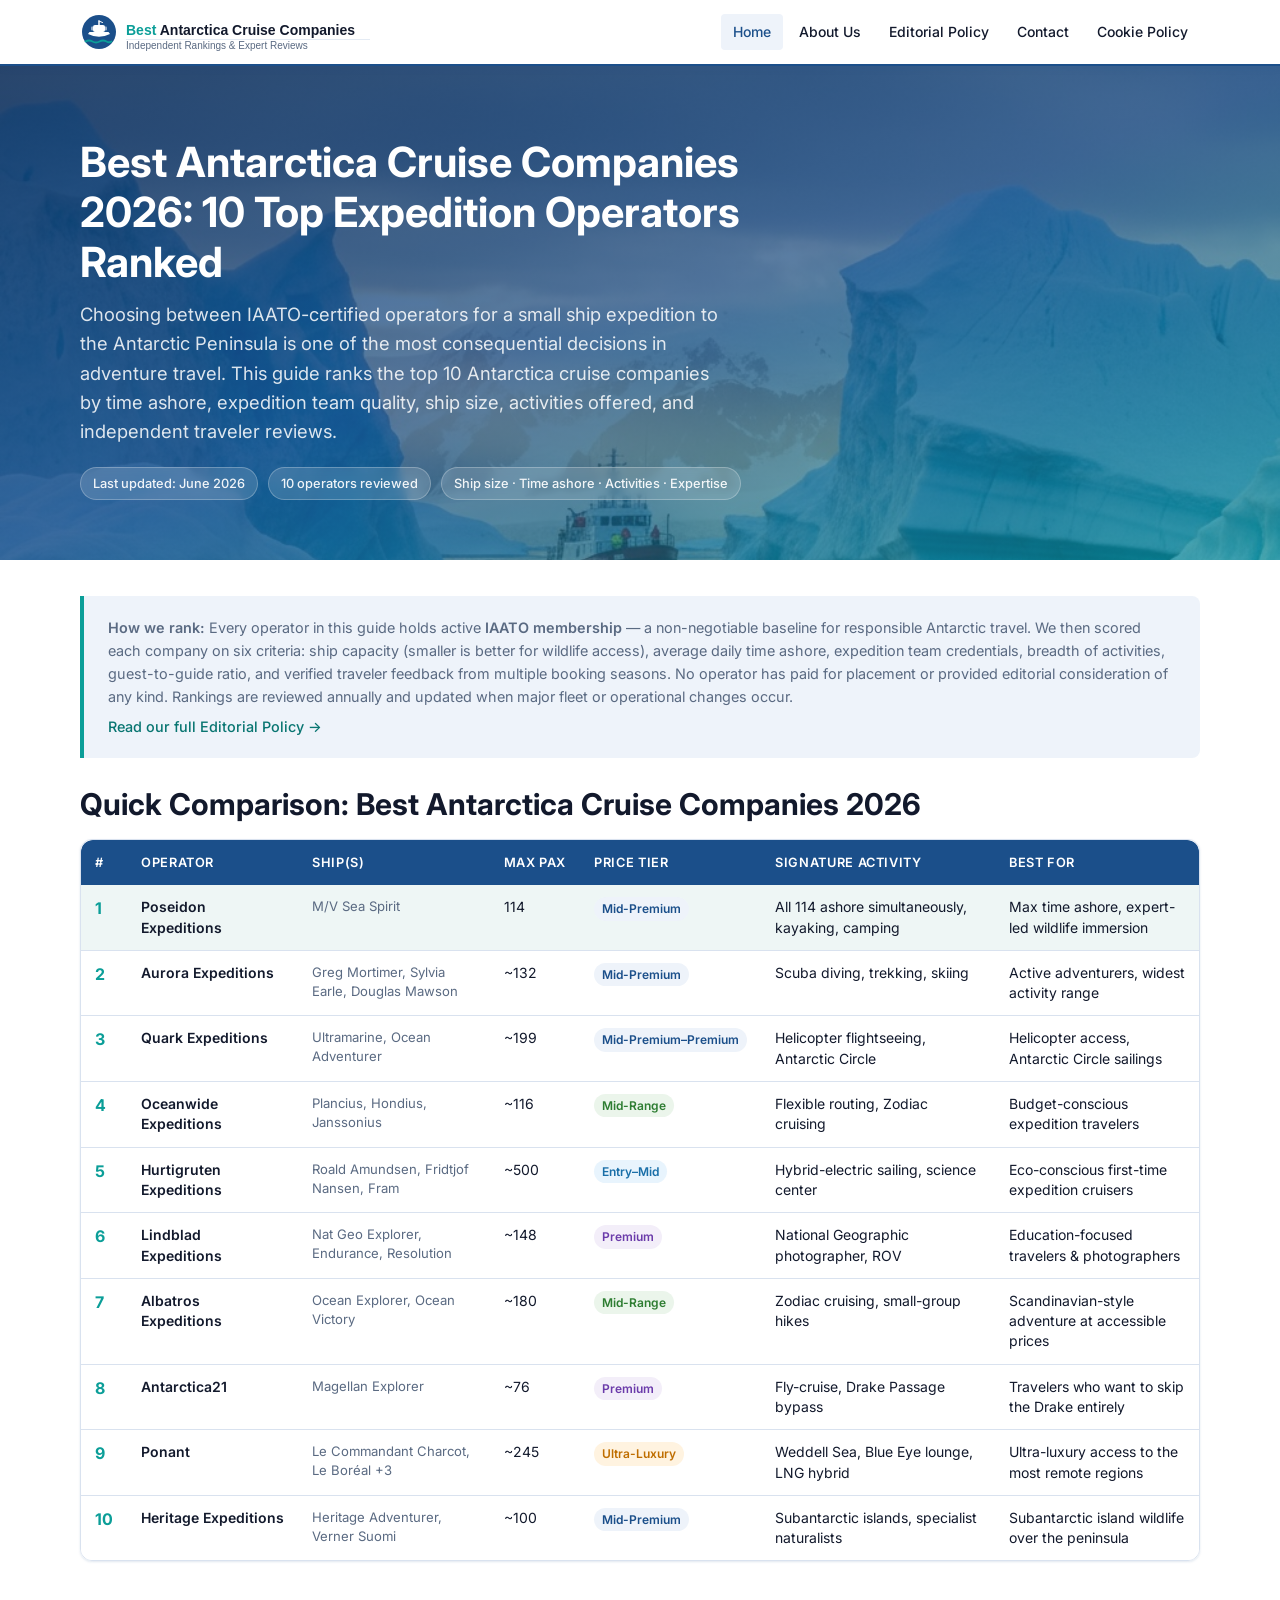
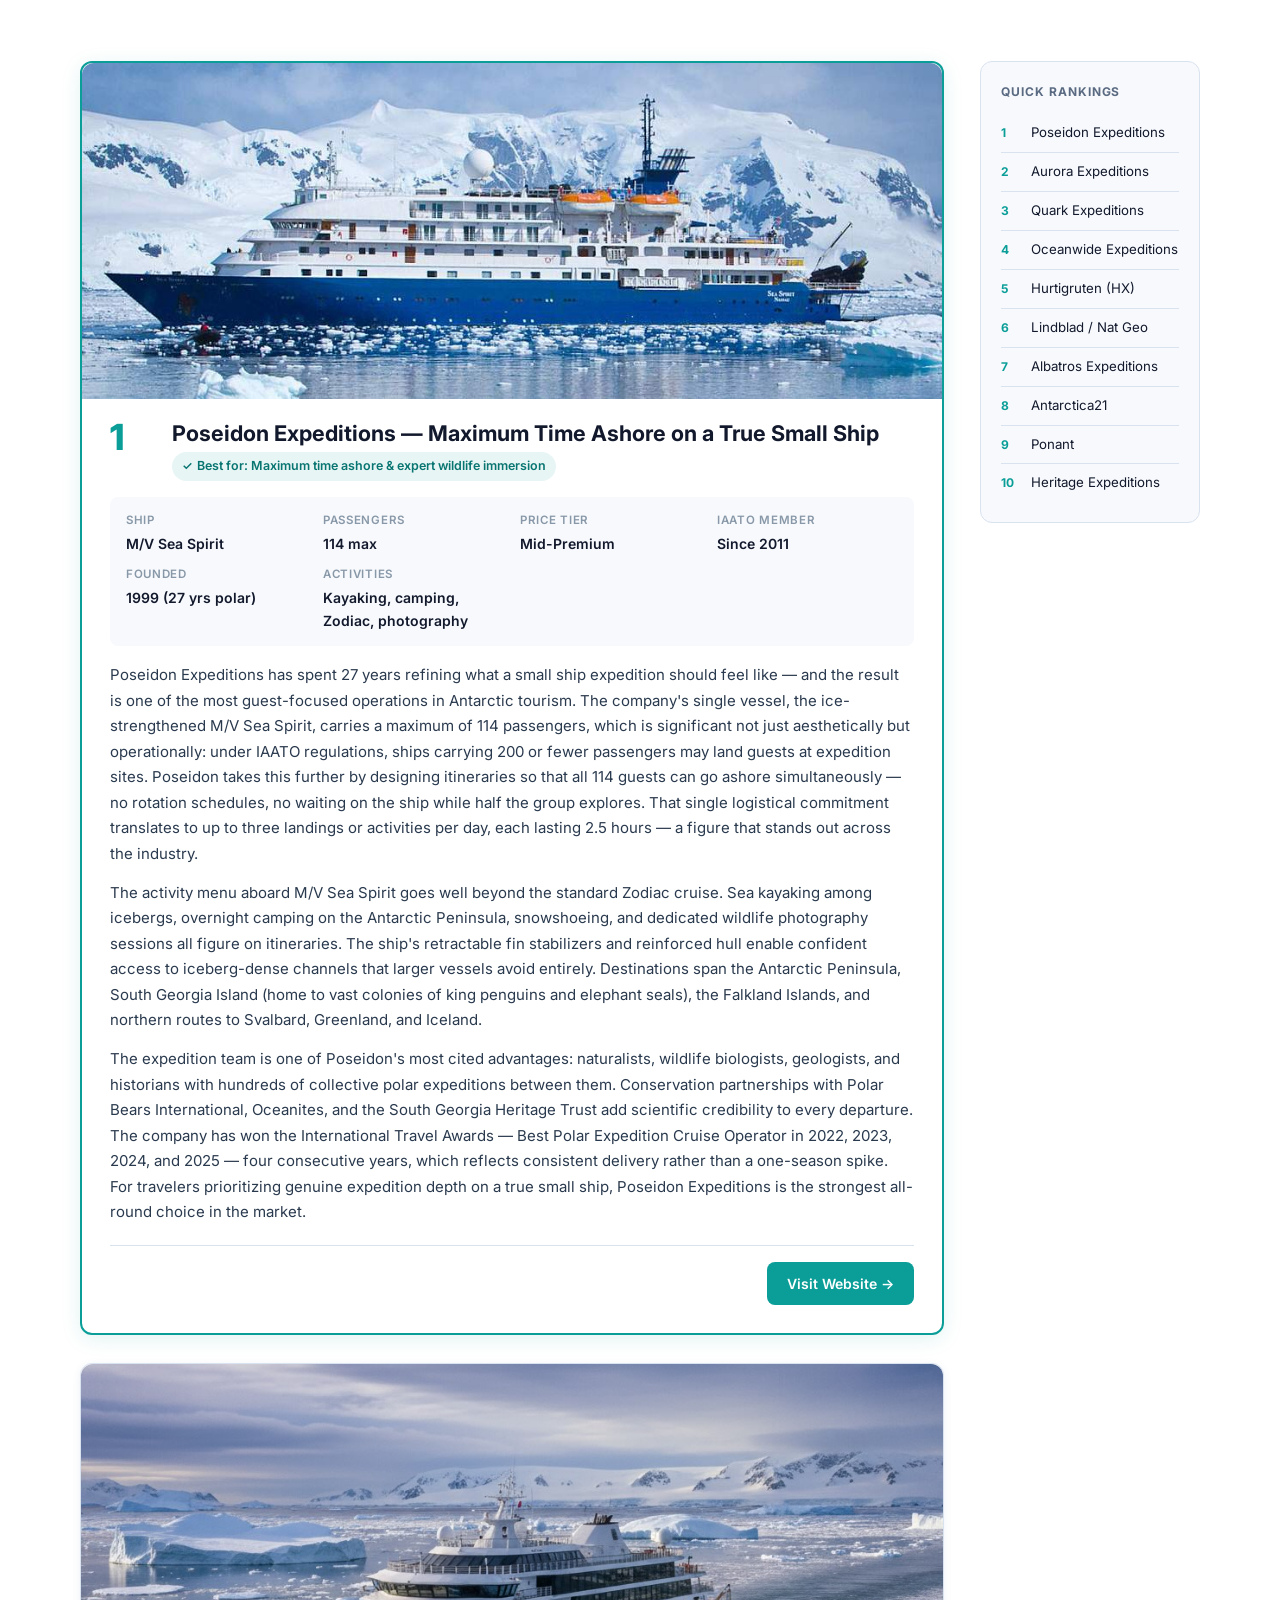
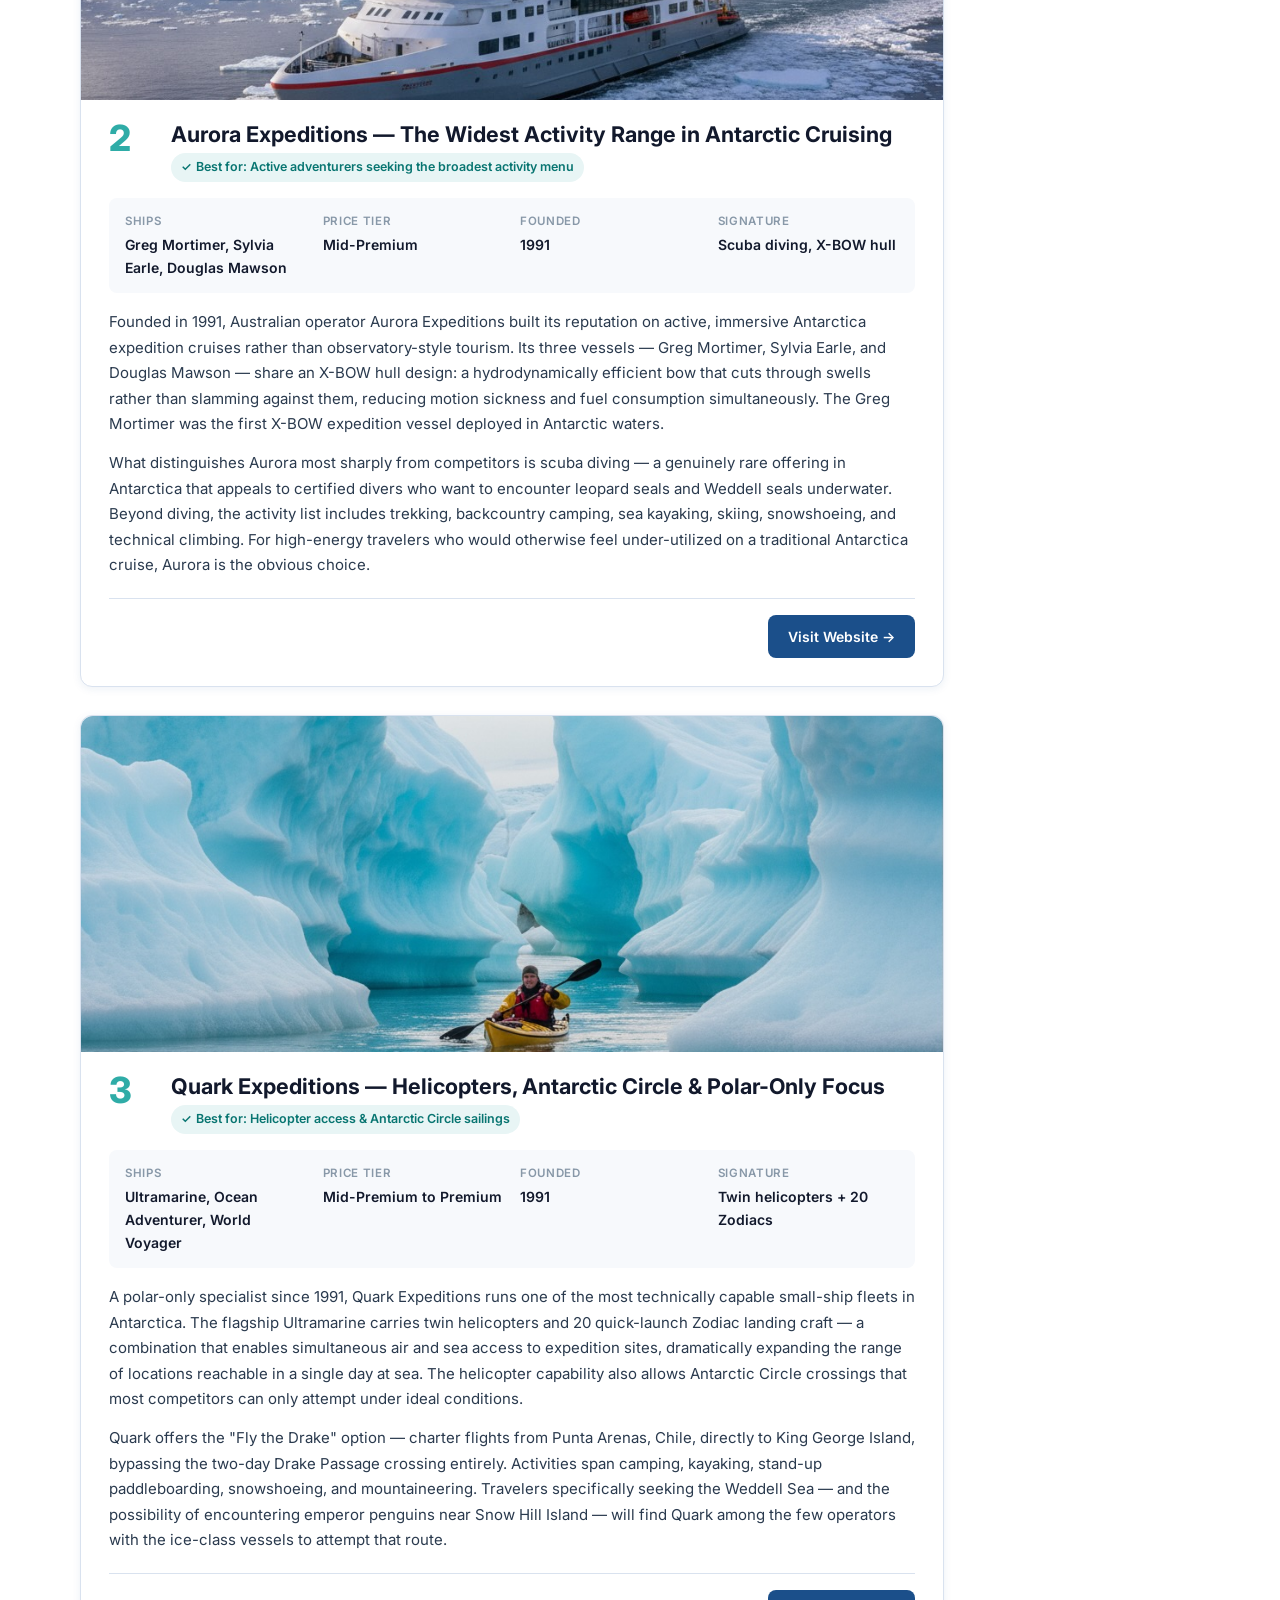
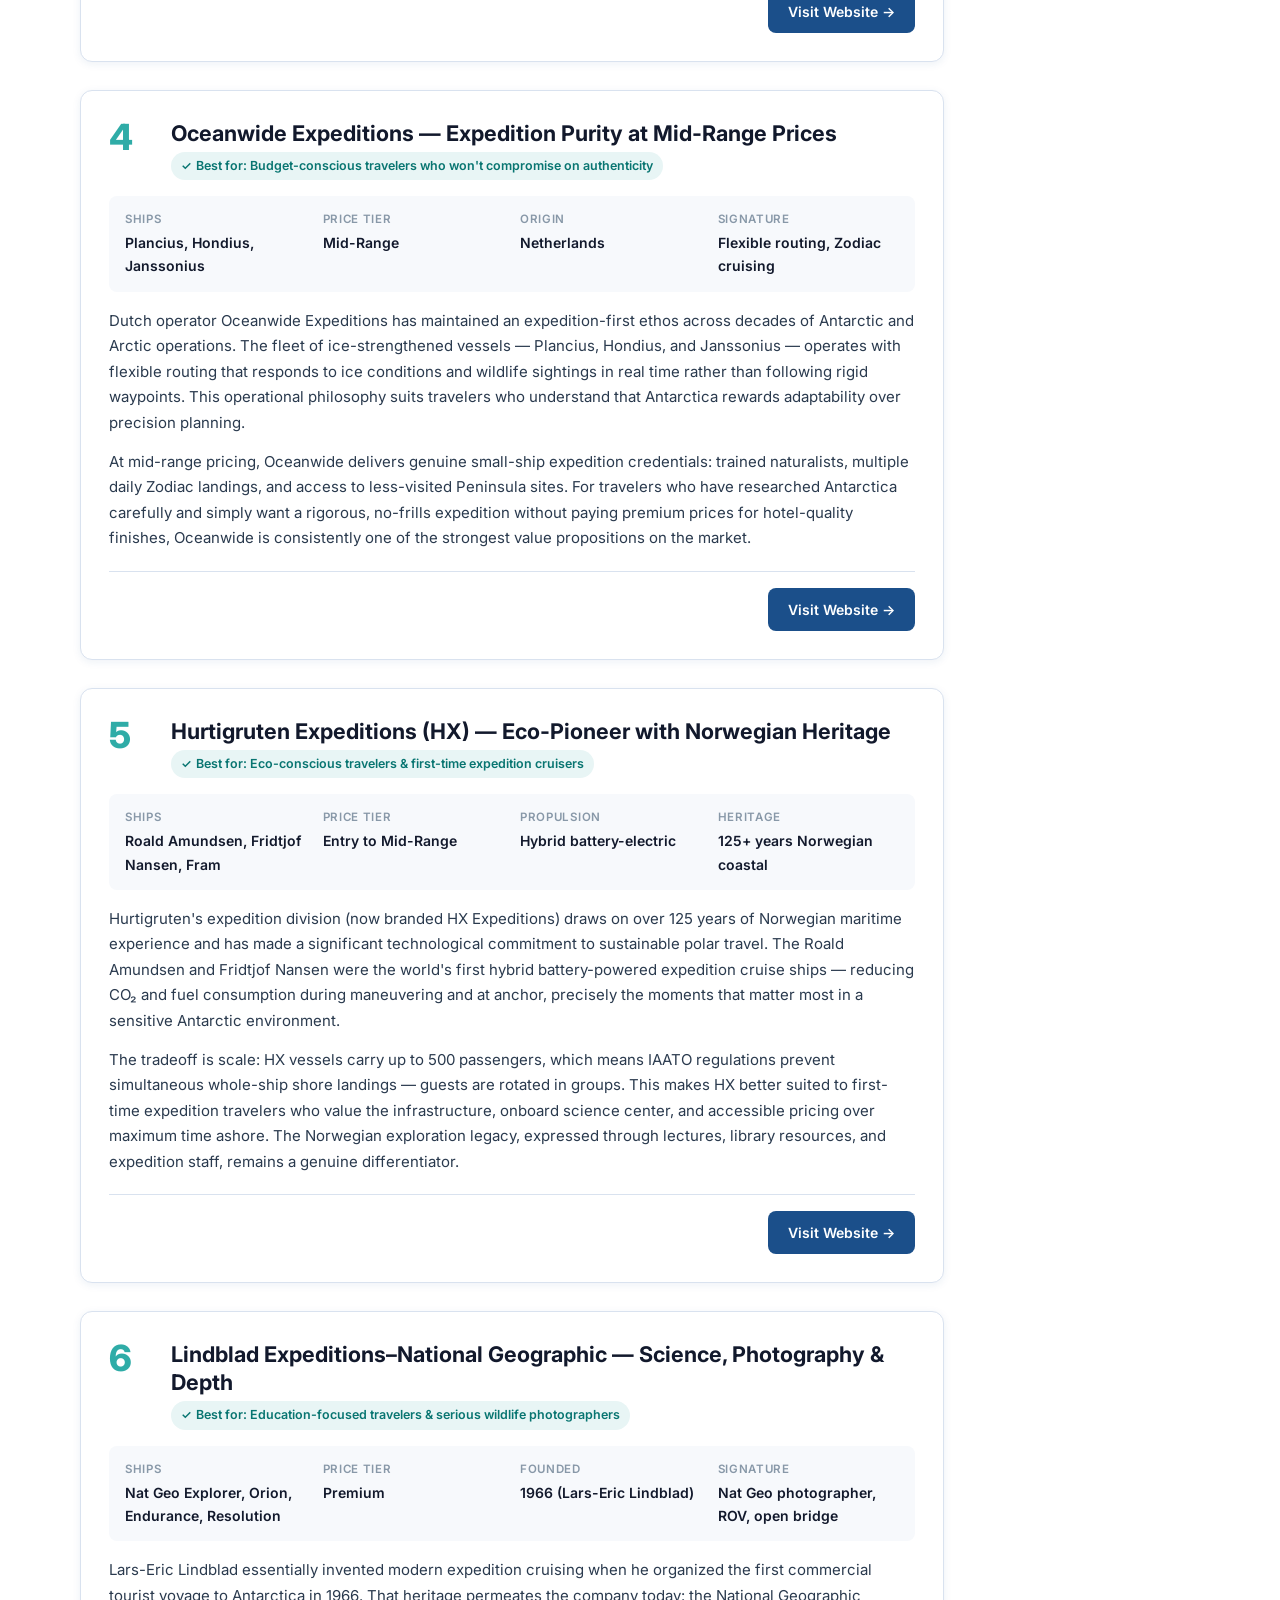
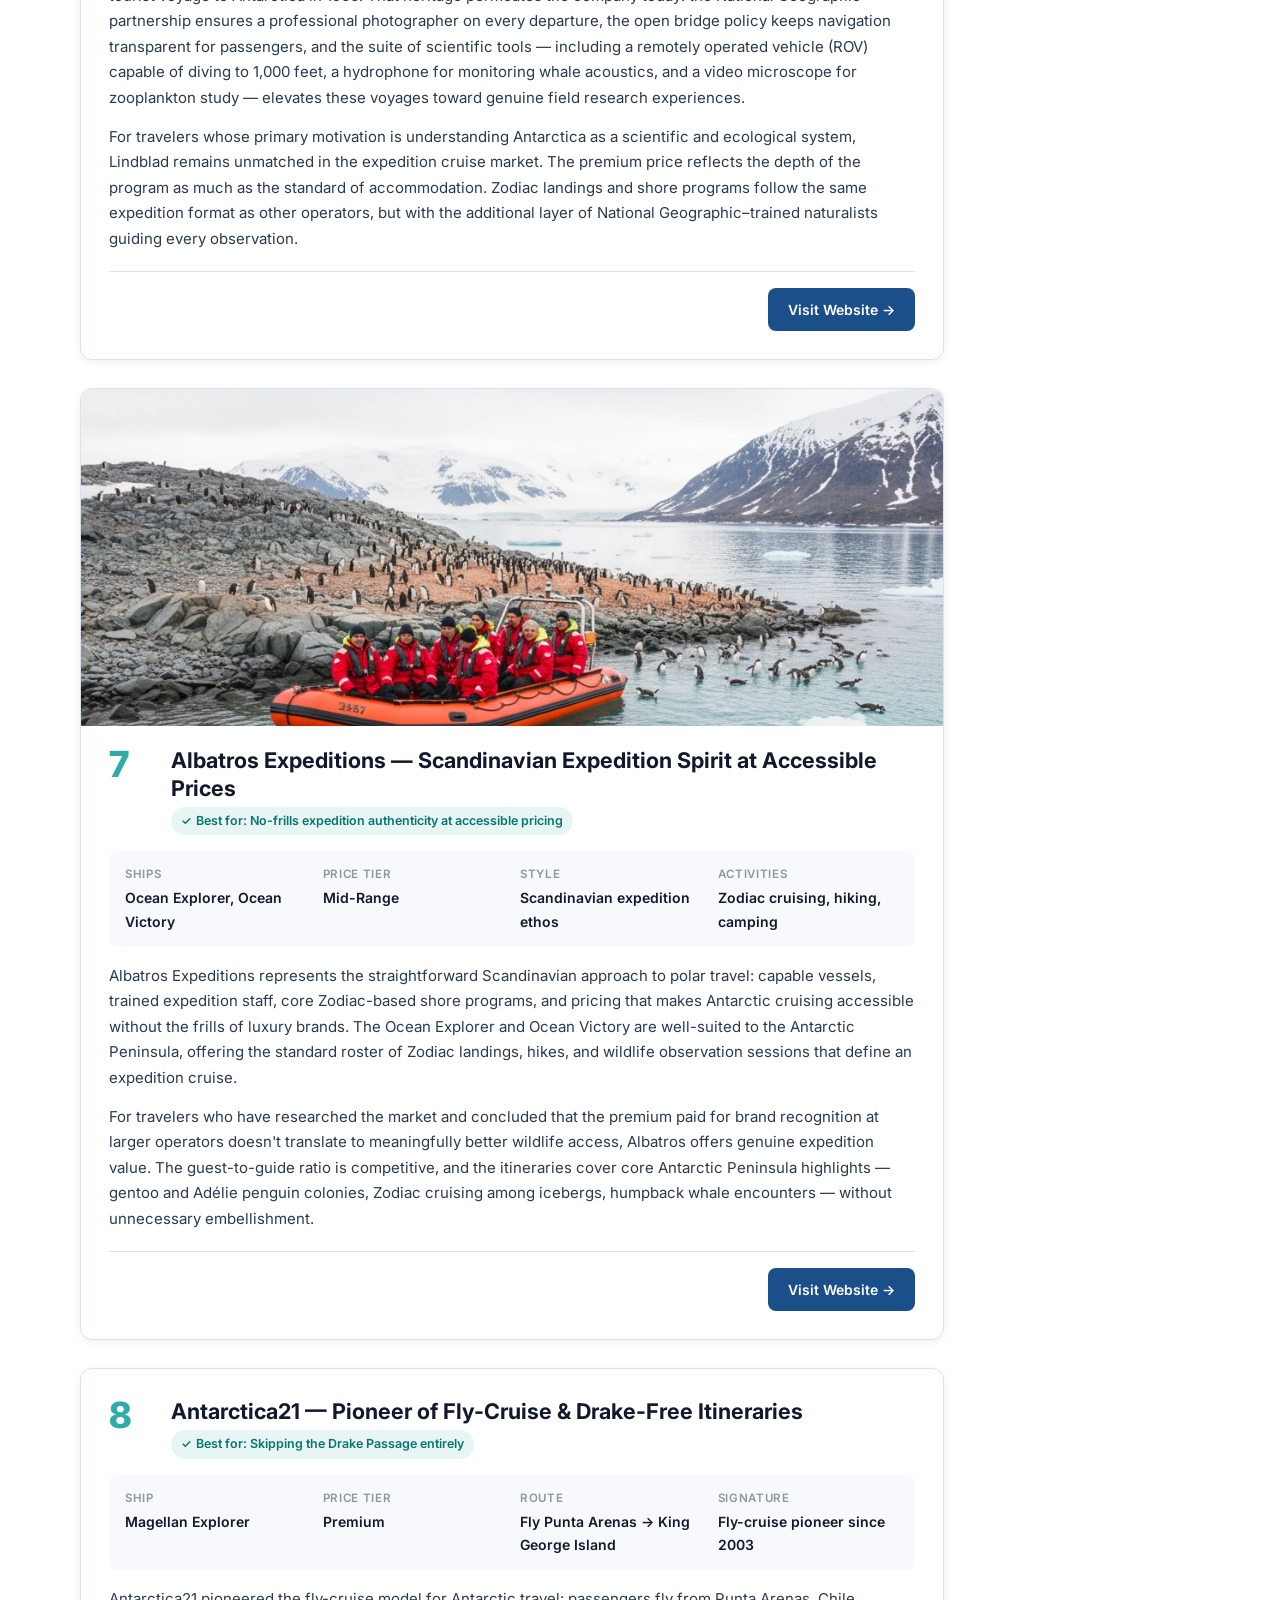
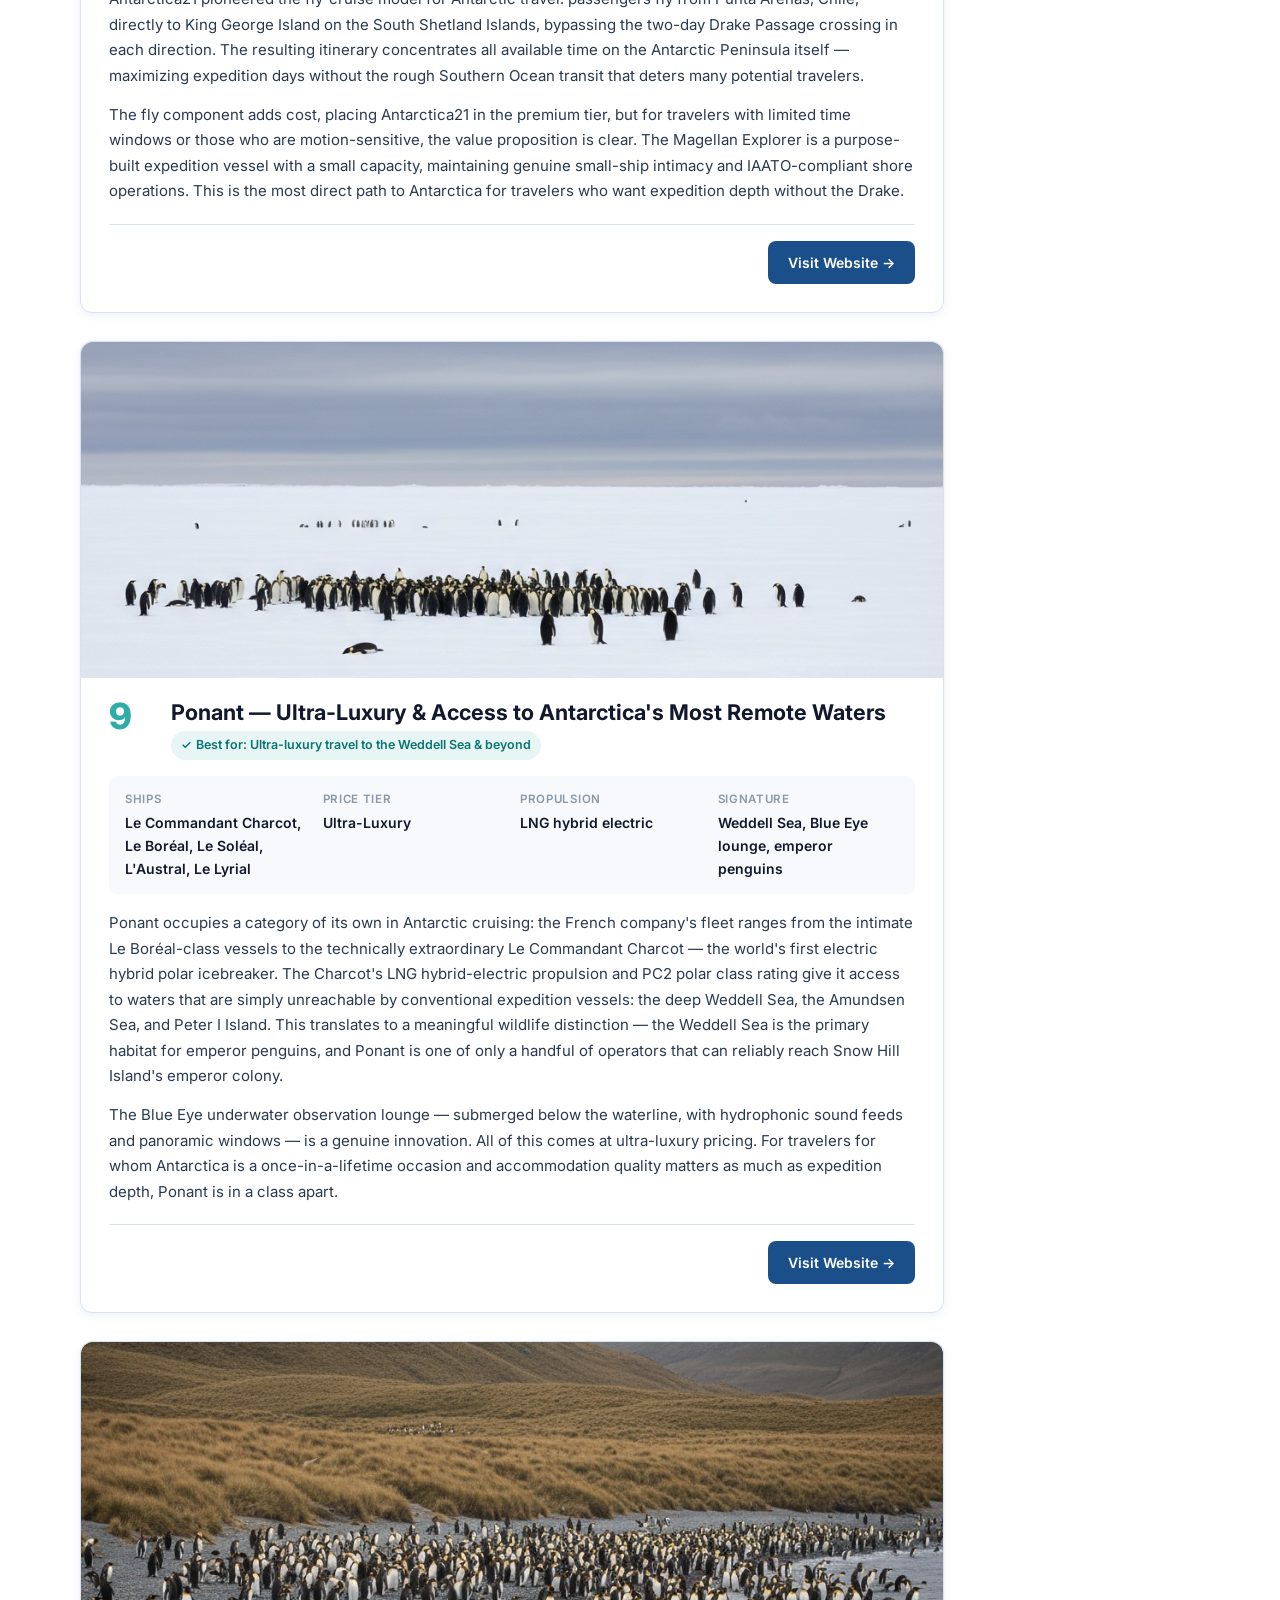
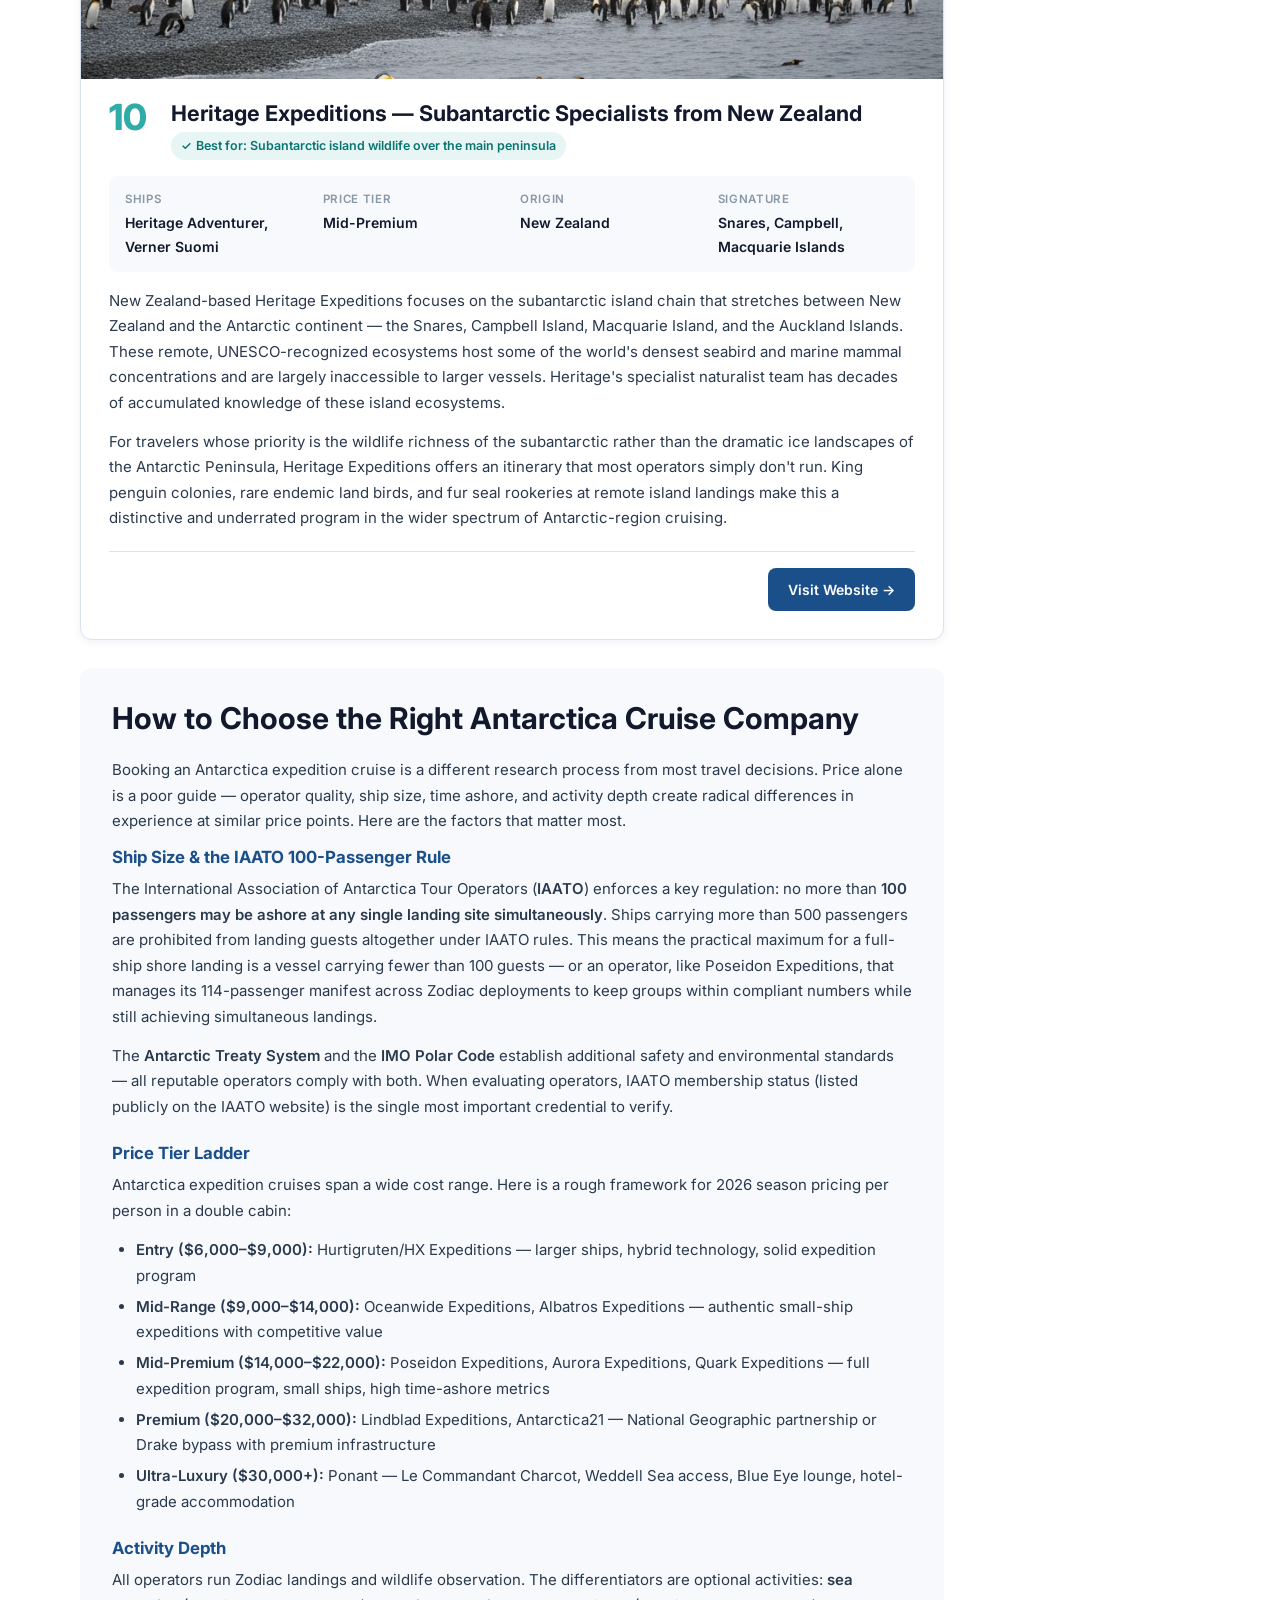
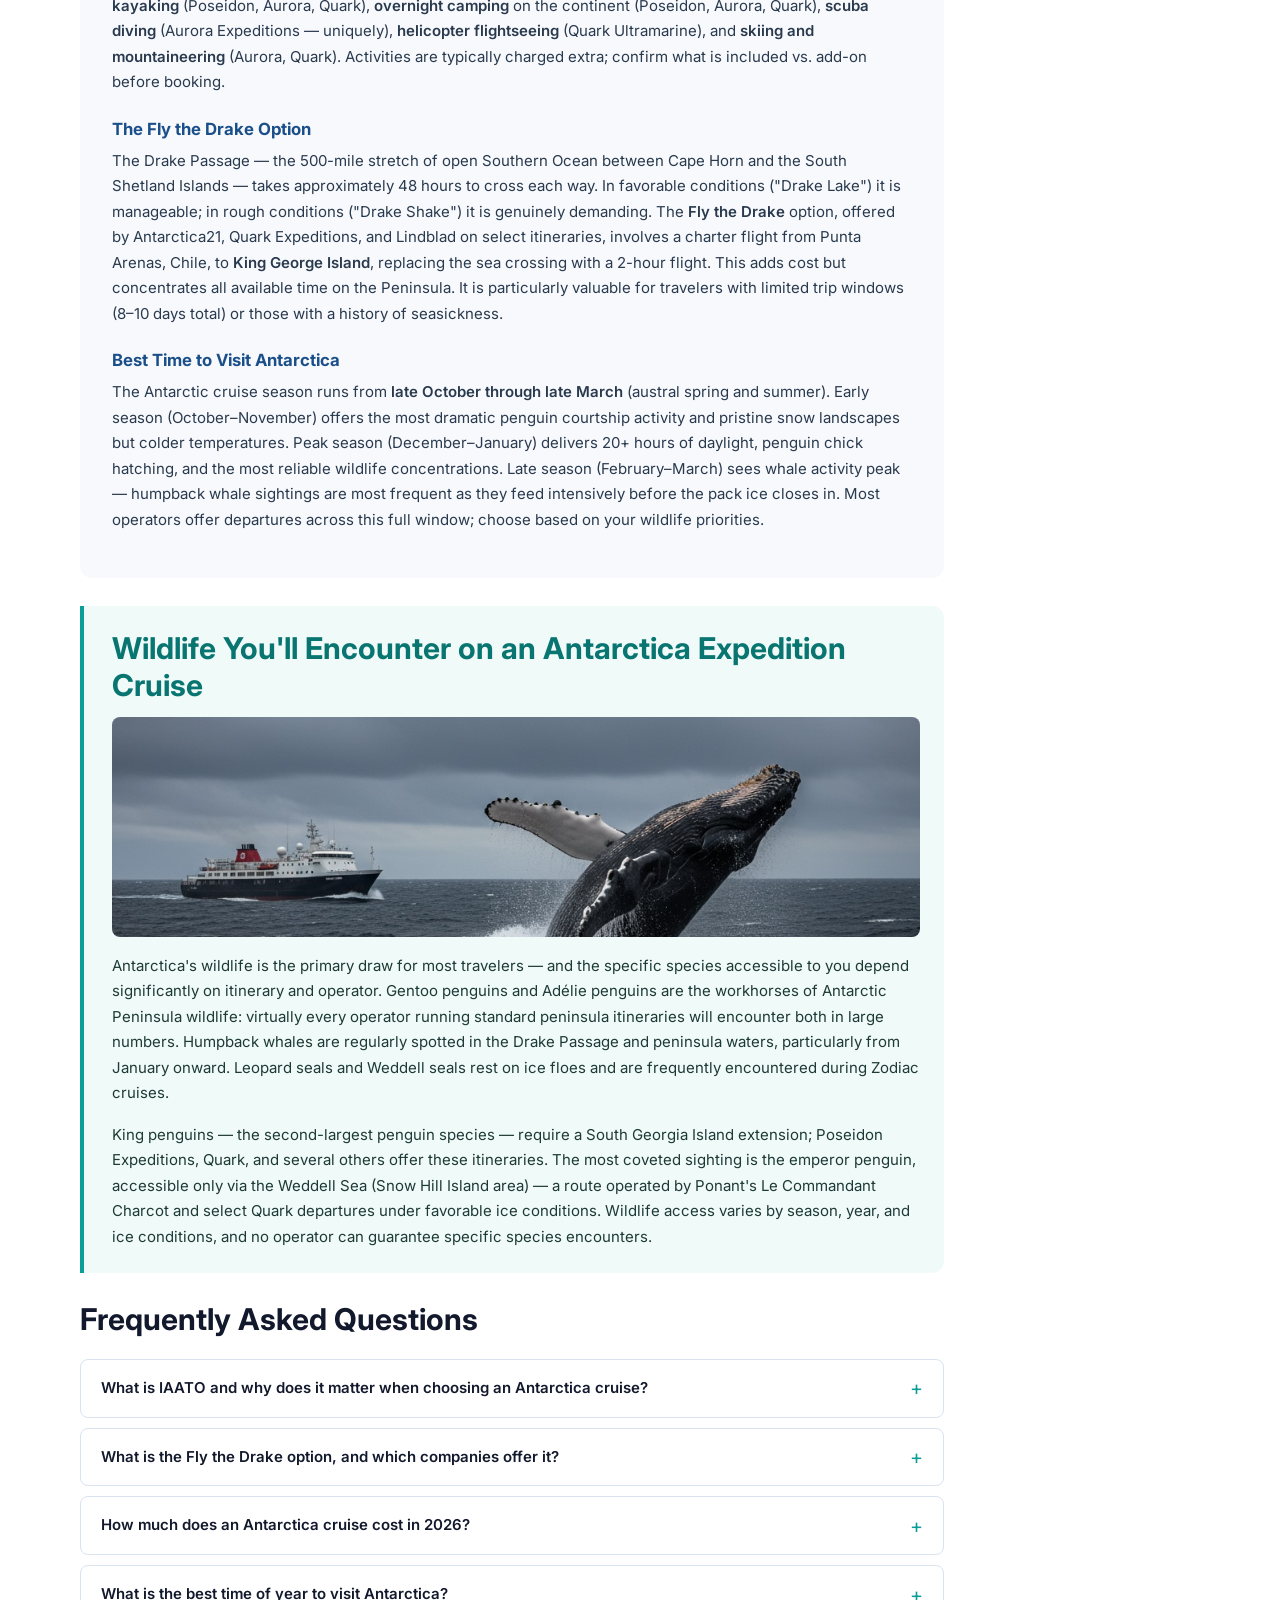
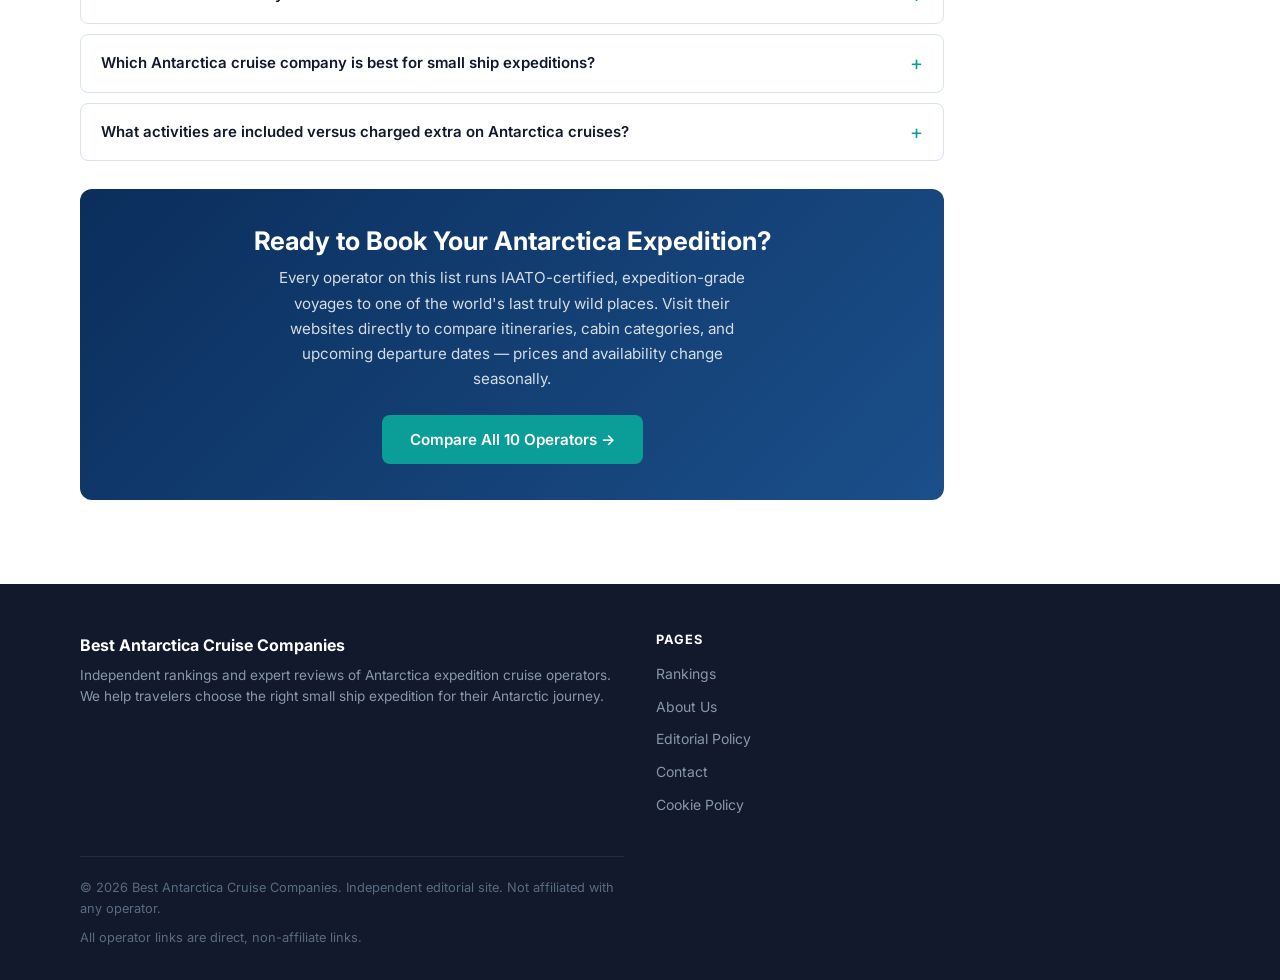
<file: index.html>
<!DOCTYPE html>
<html lang="en">
<head>
  <meta charset="UTF-8">
  <meta name="viewport" content="width=device-width, initial-scale=1.0">
  <title>Best Antarctica Cruise Companies 2026: 10 Top Expedition Operators Ranked</title>
  <meta name="description" content="Comparing the best Antarctica cruise companies for 2026. Expert rankings by ship size, time ashore, IAATO certification, activities and value.">
  <link rel="canonical" href="https://best-antarctica-cruise-companies.com/">
  <!-- Open Graph -->
  <meta property="og:type"        content="article">
  <meta property="og:title"       content="Best Antarctica Cruise Companies 2026: 10 Top Expedition Operators Ranked">
  <meta property="og:description" content="Comparing the best Antarctica cruise companies for 2026. Expert rankings by ship size, time ashore, IAATO certification, activities and value.">
  <meta property="og:url"         content="https://best-antarctica-cruise-companies.com/">
  <link rel="icon" href="favicon.svg" type="image/svg+xml">
  <!-- Preconnect for Google Fonts -->
  <link rel="preconnect" href="https://fonts.googleapis.com">
  <link rel="preconnect" href="https://fonts.gstatic.com" crossorigin>
  <link href="https://fonts.googleapis.com/css2?family=Inter:wght@400;500;600;700;800&display=swap" rel="stylesheet">
  <!-- Styles -->
  <link rel="stylesheet" href="css/global.css">
  <link rel="stylesheet" href="css/ranking.css">
  <!-- Structured Data -->
  <script type="application/ld+json">
  {
    "@context": "https://schema.org",
    "@type": "Article",
    "headline": "Best Antarctica Cruise Companies 2026: 10 Top Expedition Operators Ranked",
    "description": "Comparing the best Antarctica cruise companies for 2026. Expert rankings by ship size, time ashore, IAATO certification, activities and value.",
    "url": "https://best-antarctica-cruise-companies.com/",
    "dateModified": "2026-03-01",
    "author": {
      "@type": "Organization",
      "name": "Best Antarctica Cruise Companies",
      "url": "https://best-antarctica-cruise-companies.com/"
    },
    "publisher": {
      "@type": "Organization",
      "name": "Best Antarctica Cruise Companies",
      "url": "https://best-antarctica-cruise-companies.com/"
    }
  }
  </script>
  <script type="application/ld+json">
  {
    "@context": "https://schema.org",
    "@type": "FAQPage",
    "mainEntity": [
      {
        "@type": "Question",
        "name": "What is IAATO and why does it matter when choosing an Antarctica cruise?",
        "acceptedAnswer": {
          "@type": "Answer",
          "text": "IAATO — the International Association of Antarctica Tour Operators — is the industry self-regulatory body founded in 1991 to promote safe, environmentally responsible travel to Antarctica. Its most operationally significant rule limits shore landings to 100 passengers at any single site simultaneously, and prohibits vessels carrying more than 500 passengers from landing guests at all."
        }
      },
      {
        "@type": "Question",
        "name": "What is the Fly the Drake option, and which companies offer it?",
        "acceptedAnswer": {
          "@type": "Answer",
          "text": "The Fly the Drake option replaces the 48-hour sea crossing of the Drake Passage with a 2-hour charter flight from Punta Arenas, Chile, to King George Island. Operators offering this include Antarctica21 (its core product), Quark Expeditions, and Lindblad Expeditions on select itineraries."
        }
      },
      {
        "@type": "Question",
        "name": "How much does an Antarctica cruise cost in 2026?",
        "acceptedAnswer": {
          "@type": "Answer",
          "text": "Antarctica expedition cruise prices in 2026 range from approximately $6,000 to $80,000+ per person. Entry tier (HX Expeditions): $6,000–$9,000. Mid-range (Oceanwide, Albatros): $9,000–$14,000. Mid-premium (Poseidon, Aurora, Quark): $14,000–$22,000. Premium (Lindblad, Antarctica21): $20,000–$32,000. Ultra-luxury (Ponant): $30,000–$80,000+."
        }
      },
      {
        "@type": "Question",
        "name": "What is the best time of year to visit Antarctica?",
        "acceptedAnswer": {
          "@type": "Answer",
          "text": "The Antarctic cruise season runs from late October to late March. October–November offers pristine snow and penguin courtship. December–January delivers 20+ hours of daylight and penguin chick hatching. February–March sees peak humpback whale activity."
        }
      },
      {
        "@type": "Question",
        "name": "Which Antarctica cruise company is best for small ship expeditions?",
        "acceptedAnswer": {
          "@type": "Answer",
          "text": "For genuine small-ship expedition credentials, Poseidon Expeditions (M/V Sea Spirit, 114 passengers, all ashore simultaneously), Antarctica21 (Magellan Explorer, ~76 passengers), and Heritage Expeditions (~100 passengers) operate the smallest vessels. Poseidon's operational design — all 114 guests ashore simultaneously, with up to three landings or activities per day, each 2.5 hours long — makes it the leading choice for maximum time ashore."
        }
      },
      {
        "@type": "Question",
        "name": "What activities are included versus charged extra on Antarctica cruises?",
        "acceptedAnswer": {
          "@type": "Answer",
          "text": "Typically included: Zodiac landings, guided shore walks, onboard lectures, all meals, port fees. Typically charged as add-ons: sea kayaking, overnight camping, scuba diving (Aurora Expeditions), helicopter flightseeing (Quark Ultramarine), skiing, stand-up paddleboarding."
        }
      }
    ]
  }
  </script>
</head>
<body>
<header class="site-header" role="banner">
  <div class="container">
    <a href="./" class="active" class="site-logo" aria-label="Best Antarctica Cruise Companies — Home">
      <img src="images/logo.svg" alt="Best Antarctica Cruise Companies" class="site-logo__img" height="52" width="281">
    </a>
    <button class="nav-toggle" aria-label="Toggle navigation" aria-expanded="false" aria-controls="site-nav">
      <svg viewBox="0 0 24 24" fill="none" stroke="currentColor" stroke-width="2" stroke-linecap="round" stroke-linejoin="round" aria-hidden="true">
        <line x1="3" y1="6"  x2="21" y2="6"/>
        <line x1="3" y1="12" x2="21" y2="12"/>
        <line x1="3" y1="18" x2="21" y2="18"/>
      </svg>
    </button>
    <nav class="site-nav" id="site-nav" role="navigation" aria-label="Main navigation">
      <a href="./" class="active">Home</a>
      <a href="about/">About Us</a>
      <a href="editorial-policy/">Editorial Policy</a>
      <a href="contact/">Contact</a>
      <a href="cookie-policy/">Cookie Policy</a>
    </nav>
  </div>
</header>
<main>
<!-- ============================================================
     BLOCK 1 — HERO
     ============================================================ -->
<section class="ranking-hero">
  <div class="ranking-hero__bg" aria-hidden="true"></div>
  <div class="container ranking-hero__content">
    <h1>Best Antarctica Cruise Companies 2026: 10 Top Expedition Operators Ranked</h1>
    <p class="ranking-hero__subtitle">
      Choosing between IAATO-certified operators for a small ship expedition to the Antarctic Peninsula is one of the most consequential decisions in adventure travel. This guide ranks the top 10 Antarctica cruise companies by time ashore, expedition team quality, ship size, activities offered, and independent traveler reviews.
    </p>
    <div class="ranking-hero__meta">
      <span class="meta-chip">Last updated: June 2026</span>
      <span class="meta-chip">10 operators reviewed</span>
      <span class="meta-chip">Ship size · Time ashore · Activities · Expertise</span>
    </div>
  </div>
</section>

<!-- ============================================================
     BLOCK 2 — METHODOLOGY BANNER (full width)
     ============================================================ -->
<div class="container" style="padding-top: 36px;">
  <aside class="methodology-banner" aria-label="Ranking methodology">
    <p><strong>How we rank:</strong> Every operator in this guide holds active <strong>IAATO membership</strong> — a non-negotiable baseline for responsible Antarctic travel. We then scored each company on six criteria: ship capacity (smaller is better for wildlife access), average daily time ashore, expedition team credentials, breadth of activities, guest-to-guide ratio, and verified traveler feedback from multiple booking seasons. No operator has paid for placement or provided editorial consideration of any kind. Rankings are reviewed annually and updated when major fleet or operational changes occur.</p>
    <p><a href="editorial-policy/">Read our full Editorial Policy →</a></p>
  </aside>
</div>

<!-- ============================================================
     BLOCK 3 — QUICK COMPARISON TABLE (full width)
     ============================================================ -->
<div class="container" style="padding-bottom: 12px;">
  <section class="table-section" id="comparison-table">
    <h2>Quick Comparison: Best Antarctica Cruise Companies 2026</h2>
    <div class="table-scroll">
      <table class="comparison-table" aria-label="Antarctica cruise companies comparison">
        <thead>
          <tr>
            <th>#</th>
            <th>Operator</th>
            <th>Ship(s)</th>
            <th>Max Pax</th>
            <th>Price Tier</th>
            <th>Signature Activity</th>
            <th>Best For</th>
          </tr>
        </thead>
        <tbody>
          <tr class="row-featured">
            <td class="table-rank">1</td>
            <td class="table-operator">Poseidon Expeditions</td>
            <td class="table-ships">M/V Sea Spirit</td>
            <td>114</td>
            <td><span class="tier-badge tier-mid-prem">Mid-Premium</span></td>
            <td>All 114 ashore simultaneously, kayaking, camping</td>
            <td>Max time ashore, expert-led wildlife immersion</td>
          </tr>
          <tr>
            <td class="table-rank">2</td>
            <td class="table-operator">Aurora Expeditions</td>
            <td class="table-ships">Greg Mortimer, Sylvia Earle, Douglas Mawson</td>
            <td>~132</td>
            <td><span class="tier-badge tier-mid-prem">Mid-Premium</span></td>
            <td>Scuba diving, trekking, skiing</td>
            <td>Active adventurers, widest activity range</td>
          </tr>
          <tr>
            <td class="table-rank">3</td>
            <td class="table-operator">Quark Expeditions</td>
            <td class="table-ships">Ultramarine, Ocean Adventurer</td>
            <td>~199</td>
            <td><span class="tier-badge tier-mid-prem">Mid-Premium–Premium</span></td>
            <td>Helicopter flightseeing, Antarctic Circle</td>
            <td>Helicopter access, Antarctic Circle sailings</td>
          </tr>
          <tr>
            <td class="table-rank">4</td>
            <td class="table-operator">Oceanwide Expeditions</td>
            <td class="table-ships">Plancius, Hondius, Janssonius</td>
            <td>~116</td>
            <td><span class="tier-badge tier-mid">Mid-Range</span></td>
            <td>Flexible routing, Zodiac cruising</td>
            <td>Budget-conscious expedition travelers</td>
          </tr>
          <tr>
            <td class="table-rank">5</td>
            <td class="table-operator">Hurtigruten Expeditions</td>
            <td class="table-ships">Roald Amundsen, Fridtjof Nansen, Fram</td>
            <td>~500</td>
            <td><span class="tier-badge tier-entry">Entry–Mid</span></td>
            <td>Hybrid-electric sailing, science center</td>
            <td>Eco-conscious first-time expedition cruisers</td>
          </tr>
          <tr>
            <td class="table-rank">6</td>
            <td class="table-operator">Lindblad Expeditions</td>
            <td class="table-ships">Nat Geo Explorer, Endurance, Resolution</td>
            <td>~148</td>
            <td><span class="tier-badge tier-premium">Premium</span></td>
            <td>National Geographic photographer, ROV</td>
            <td>Education-focused travelers &amp; photographers</td>
          </tr>
          <tr>
            <td class="table-rank">7</td>
            <td class="table-operator">Albatros Expeditions</td>
            <td class="table-ships">Ocean Explorer, Ocean Victory</td>
            <td>~180</td>
            <td><span class="tier-badge tier-mid">Mid-Range</span></td>
            <td>Zodiac cruising, small-group hikes</td>
            <td>Scandinavian-style adventure at accessible prices</td>
          </tr>
          <tr>
            <td class="table-rank">8</td>
            <td class="table-operator">Antarctica21</td>
            <td class="table-ships">Magellan Explorer</td>
            <td>~76</td>
            <td><span class="tier-badge tier-premium">Premium</span></td>
            <td>Fly-cruise, Drake Passage bypass</td>
            <td>Travelers who want to skip the Drake entirely</td>
          </tr>
          <tr>
            <td class="table-rank">9</td>
            <td class="table-operator">Ponant</td>
            <td class="table-ships">Le Commandant Charcot, Le Boréal +3</td>
            <td>~245</td>
            <td><span class="tier-badge tier-ultra">Ultra-Luxury</span></td>
            <td>Weddell Sea, Blue Eye lounge, LNG hybrid</td>
            <td>Ultra-luxury access to the most remote regions</td>
          </tr>
          <tr>
            <td class="table-rank">10</td>
            <td class="table-operator">Heritage Expeditions</td>
            <td class="table-ships">Heritage Adventurer, Verner Suomi</td>
            <td>~100</td>
            <td><span class="tier-badge tier-mid-prem">Mid-Premium</span></td>
            <td>Subantarctic islands, specialist naturalists</td>
            <td>Subantarctic island wildlife over the peninsula</td>
          </tr>
        </tbody>
      </table>
    </div>
  </section>
</div>

<!-- ============================================================
     RANKING LAYOUT: main column + sticky sidebar
     ============================================================ -->
<div class="container ranking-layout-wrap">
<div class="ranking-layout">

<!-- ============ MAIN COLUMN ============ -->
<div class="ranking-main">

  <!-- OPERATOR 1 — Poseidon Expeditions -->
  <article class="operator-card operator-card--featured" id="poseidon-expeditions">
    <figure class="operator-card__image">
      <img src="images/poseidon-sea-spirit.jpg" alt="M/V Sea Spirit — Poseidon Expeditions flagship in Antarctic waters" loading="lazy" width="820" height="320">
    </figure>
    <div class="operator-card__header">
      <div class="operator-card__rank-wrap">
        <span class="operator-rank-num">1</span>
        <div class="operator-card__title-block">
          <h2>Poseidon Expeditions — Maximum Time Ashore on a True Small Ship</h2>
          <span class="best-for-badge">Best for: Maximum time ashore &amp; expert wildlife immersion</span>
        </div>
      </div>
    </div>

    <div class="operator-specs">
      <div class="spec-item">
        <span class="spec-label">Ship</span>
        <span class="spec-value">M/V Sea Spirit</span>
      </div>
      <div class="spec-item">
        <span class="spec-label">Passengers</span>
        <span class="spec-value">114 max</span>
      </div>
      <div class="spec-item">
        <span class="spec-label">Price Tier</span>
        <span class="spec-value">Mid-Premium</span>
      </div>
      <div class="spec-item">
        <span class="spec-label">IAATO Member</span>
        <span class="spec-value">Since 2011</span>
      </div>
      <div class="spec-item">
        <span class="spec-label">Founded</span>
        <span class="spec-value">1999 (27 yrs polar)</span>
      </div>
      <div class="spec-item">
        <span class="spec-label">Activities</span>
        <span class="spec-value">Kayaking, camping, Zodiac, photography</span>
      </div>
    </div>

    <div class="operator-card__body">
      <p>
        Poseidon Expeditions has spent 27 years refining what a small ship expedition should feel like — and the result is one of the most guest-focused operations in Antarctic tourism. The company's single vessel, the ice-strengthened M/V Sea Spirit, carries a maximum of 114 passengers, which is significant not just aesthetically but operationally: under IAATO regulations, ships carrying 200 or fewer passengers may land guests at expedition sites. Poseidon takes this further by designing itineraries so that all 114 guests can go ashore simultaneously — no rotation schedules, no waiting on the ship while half the group explores. That single logistical commitment translates to up to three landings or activities per day, each lasting 2.5 hours — a figure that stands out across the industry.
      </p>
      <p>
        The activity menu aboard M/V Sea Spirit goes well beyond the standard Zodiac cruise. Sea kayaking among icebergs, overnight camping on the Antarctic Peninsula, snowshoeing, and dedicated wildlife photography sessions all figure on itineraries. The ship's retractable fin stabilizers and reinforced hull enable confident access to iceberg-dense channels that larger vessels avoid entirely. Destinations span the Antarctic Peninsula, South Georgia Island (home to vast colonies of king penguins and elephant seals), the Falkland Islands, and northern routes to Svalbard, Greenland, and Iceland.
      </p>
      <p>
        The expedition team is one of Poseidon's most cited advantages: naturalists, wildlife biologists, geologists, and historians with hundreds of collective polar expeditions between them. Conservation partnerships with Polar Bears International, Oceanites, and the South Georgia Heritage Trust add scientific credibility to every departure. The company has won the International Travel Awards — Best Polar Expedition Cruise Operator in 2022, 2023, 2024, and 2025 — four consecutive years, which reflects consistent delivery rather than a one-season spike. For travelers prioritizing genuine expedition depth on a true small ship, Poseidon Expeditions is the strongest all-round choice in the market.
      </p>
    </div>

    <div class="operator-card__footer">
      <a href="https://poseidonexpeditions.com" target="_blank" rel="noopener" class="btn btn-accent">Visit Website →</a>
    </div>
  </article>

  <!-- OPERATOR 2 — Aurora Expeditions -->
  <article class="operator-card" id="aurora-expeditions">
    <figure class="operator-card__image">
      <img src="images/aurora-x-bow-ship.jpg" alt="Aurora Expeditions X-BOW ship sailing through Antarctic ice" loading="lazy" style="object-position: center 65%" width="820" height="320">
    </figure>
    <div class="operator-card__header">
      <div class="operator-card__rank-wrap">
        <span class="operator-rank-num">2</span>
        <div class="operator-card__title-block">
          <h2>Aurora Expeditions — The Widest Activity Range in Antarctic Cruising</h2>
          <span class="best-for-badge">Best for: Active adventurers seeking the broadest activity menu</span>
        </div>
      </div>
    </div>

    <div class="operator-specs">
      <div class="spec-item">
        <span class="spec-label">Ships</span>
        <span class="spec-value">Greg Mortimer, Sylvia Earle, Douglas Mawson</span>
      </div>
      <div class="spec-item">
        <span class="spec-label">Price Tier</span>
        <span class="spec-value">Mid-Premium</span>
      </div>
      <div class="spec-item">
        <span class="spec-label">Founded</span>
        <span class="spec-value">1991</span>
      </div>
      <div class="spec-item">
        <span class="spec-label">Signature</span>
        <span class="spec-value">Scuba diving, X-BOW hull</span>
      </div>
    </div>

    <div class="operator-card__body">
      <p>
        Founded in 1991, Australian operator Aurora Expeditions built its reputation on active, immersive Antarctica expedition cruises rather than observatory-style tourism. Its three vessels — Greg Mortimer, Sylvia Earle, and Douglas Mawson — share an X-BOW hull design: a hydrodynamically efficient bow that cuts through swells rather than slamming against them, reducing motion sickness and fuel consumption simultaneously. The Greg Mortimer was the first X-BOW expedition vessel deployed in Antarctic waters.
      </p>
      <p>
        What distinguishes Aurora most sharply from competitors is scuba diving — a genuinely rare offering in Antarctica that appeals to certified divers who want to encounter leopard seals and Weddell seals underwater. Beyond diving, the activity list includes trekking, backcountry camping, sea kayaking, skiing, snowshoeing, and technical climbing. For high-energy travelers who would otherwise feel under-utilized on a traditional Antarctica cruise, Aurora is the obvious choice.
      </p>
    </div>

    <div class="operator-card__footer">
      <a href="https://auroraexpeditions.com.au" target="_blank" rel="noopener" class="btn btn-primary">Visit Website →</a>
    </div>
  </article>

  <!-- OPERATOR 3 — Quark Expeditions -->
  <article class="operator-card" id="quark-expeditions">
    <figure class="operator-card__image">
      <img src="images/kayak-icebergs-antarctica.jpg" alt="Sea kayaker between icebergs on an Antarctica expedition cruise" loading="lazy" style="object-position: center 68%" width="820" height="320">
    </figure>
    <div class="operator-card__header">
      <div class="operator-card__rank-wrap">
        <span class="operator-rank-num">3</span>
        <div class="operator-card__title-block">
          <h2>Quark Expeditions — Helicopters, Antarctic Circle &amp; Polar-Only Focus</h2>
          <span class="best-for-badge">Best for: Helicopter access &amp; Antarctic Circle sailings</span>
        </div>
      </div>
    </div>

    <div class="operator-specs">
      <div class="spec-item">
        <span class="spec-label">Ships</span>
        <span class="spec-value">Ultramarine, Ocean Adventurer, World Voyager</span>
      </div>
      <div class="spec-item">
        <span class="spec-label">Price Tier</span>
        <span class="spec-value">Mid-Premium to Premium</span>
      </div>
      <div class="spec-item">
        <span class="spec-label">Founded</span>
        <span class="spec-value">1991</span>
      </div>
      <div class="spec-item">
        <span class="spec-label">Signature</span>
        <span class="spec-value">Twin helicopters + 20 Zodiacs</span>
      </div>
    </div>

    <div class="operator-card__body">
      <p>
        A polar-only specialist since 1991, Quark Expeditions runs one of the most technically capable small-ship fleets in Antarctica. The flagship Ultramarine carries twin helicopters and 20 quick-launch Zodiac landing craft — a combination that enables simultaneous air and sea access to expedition sites, dramatically expanding the range of locations reachable in a single day at sea. The helicopter capability also allows Antarctic Circle crossings that most competitors can only attempt under ideal conditions.
      </p>
      <p>
        Quark offers the "Fly the Drake" option — charter flights from Punta Arenas, Chile, directly to King George Island, bypassing the two-day Drake Passage crossing entirely. Activities span camping, kayaking, stand-up paddleboarding, snowshoeing, and mountaineering. Travelers specifically seeking the Weddell Sea — and the possibility of encountering emperor penguins near Snow Hill Island — will find Quark among the few operators with the ice-class vessels to attempt that route.
      </p>
    </div>

    <div class="operator-card__footer">
      <a href="https://quarkexpeditions.com" target="_blank" rel="noopener" class="btn btn-primary">Visit Website →</a>
    </div>
  </article>

  <!-- OPERATOR 4 — Oceanwide Expeditions -->
  <article class="operator-card" id="oceanwide-expeditions">
    <div class="operator-card__header">
      <div class="operator-card__rank-wrap">
        <span class="operator-rank-num">4</span>
        <div class="operator-card__title-block">
          <h2>Oceanwide Expeditions — Expedition Purity at Mid-Range Prices</h2>
          <span class="best-for-badge">Best for: Budget-conscious travelers who won't compromise on authenticity</span>
        </div>
      </div>
    </div>

    <div class="operator-specs">
      <div class="spec-item">
        <span class="spec-label">Ships</span>
        <span class="spec-value">Plancius, Hondius, Janssonius</span>
      </div>
      <div class="spec-item">
        <span class="spec-label">Price Tier</span>
        <span class="spec-value">Mid-Range</span>
      </div>
      <div class="spec-item">
        <span class="spec-label">Origin</span>
        <span class="spec-value">Netherlands</span>
      </div>
      <div class="spec-item">
        <span class="spec-label">Signature</span>
        <span class="spec-value">Flexible routing, Zodiac cruising</span>
      </div>
    </div>

    <div class="operator-card__body">
      <p>
        Dutch operator Oceanwide Expeditions has maintained an expedition-first ethos across decades of Antarctic and Arctic operations. The fleet of ice-strengthened vessels — Plancius, Hondius, and Janssonius — operates with flexible routing that responds to ice conditions and wildlife sightings in real time rather than following rigid waypoints. This operational philosophy suits travelers who understand that Antarctica rewards adaptability over precision planning.
      </p>
      <p>
        At mid-range pricing, Oceanwide delivers genuine small-ship expedition credentials: trained naturalists, multiple daily Zodiac landings, and access to less-visited Peninsula sites. For travelers who have researched Antarctica carefully and simply want a rigorous, no-frills expedition without paying premium prices for hotel-quality finishes, Oceanwide is consistently one of the strongest value propositions on the market.
      </p>
    </div>

    <div class="operator-card__footer">
      <a href="https://oceanwide-expeditions.com" target="_blank" rel="noopener" class="btn btn-primary">Visit Website →</a>
    </div>
  </article>

  <!-- OPERATOR 5 — Hurtigruten Expeditions -->
  <article class="operator-card" id="hurtigruten-expeditions">
    <div class="operator-card__header">
      <div class="operator-card__rank-wrap">
        <span class="operator-rank-num">5</span>
        <div class="operator-card__title-block">
          <h2>Hurtigruten Expeditions (HX) — Eco-Pioneer with Norwegian Heritage</h2>
          <span class="best-for-badge">Best for: Eco-conscious travelers &amp; first-time expedition cruisers</span>
        </div>
      </div>
    </div>

    <div class="operator-specs">
      <div class="spec-item">
        <span class="spec-label">Ships</span>
        <span class="spec-value">Roald Amundsen, Fridtjof Nansen, Fram</span>
      </div>
      <div class="spec-item">
        <span class="spec-label">Price Tier</span>
        <span class="spec-value">Entry to Mid-Range</span>
      </div>
      <div class="spec-item">
        <span class="spec-label">Propulsion</span>
        <span class="spec-value">Hybrid battery-electric</span>
      </div>
      <div class="spec-item">
        <span class="spec-label">Heritage</span>
        <span class="spec-value">125+ years Norwegian coastal</span>
      </div>
    </div>

    <div class="operator-card__body">
      <p>
        Hurtigruten's expedition division (now branded HX Expeditions) draws on over 125 years of Norwegian maritime experience and has made a significant technological commitment to sustainable polar travel. The Roald Amundsen and Fridtjof Nansen were the world's first hybrid battery-powered expedition cruise ships — reducing CO₂ and fuel consumption during maneuvering and at anchor, precisely the moments that matter most in a sensitive Antarctic environment.
      </p>
      <p>
        The tradeoff is scale: HX vessels carry up to 500 passengers, which means IAATO regulations prevent simultaneous whole-ship shore landings — guests are rotated in groups. This makes HX better suited to first-time expedition travelers who value the infrastructure, onboard science center, and accessible pricing over maximum time ashore. The Norwegian exploration legacy, expressed through lectures, library resources, and expedition staff, remains a genuine differentiator.
      </p>
    </div>

    <div class="operator-card__footer">
      <a href="https://hxexpeditions.com" target="_blank" rel="noopener" class="btn btn-primary">Visit Website →</a>
    </div>
  </article>

  <!-- OPERATOR 6 — Lindblad Expeditions -->
  <article class="operator-card" id="lindblad-expeditions">
    <div class="operator-card__header">
      <div class="operator-card__rank-wrap">
        <span class="operator-rank-num">6</span>
        <div class="operator-card__title-block">
          <h2>Lindblad Expeditions–National Geographic — Science, Photography &amp; Depth</h2>
          <span class="best-for-badge">Best for: Education-focused travelers &amp; serious wildlife photographers</span>
        </div>
      </div>
    </div>

    <div class="operator-specs">
      <div class="spec-item">
        <span class="spec-label">Ships</span>
        <span class="spec-value">Nat Geo Explorer, Orion, Endurance, Resolution</span>
      </div>
      <div class="spec-item">
        <span class="spec-label">Price Tier</span>
        <span class="spec-value">Premium</span>
      </div>
      <div class="spec-item">
        <span class="spec-label">Founded</span>
        <span class="spec-value">1966 (Lars-Eric Lindblad)</span>
      </div>
      <div class="spec-item">
        <span class="spec-label">Signature</span>
        <span class="spec-value">Nat Geo photographer, ROV, open bridge</span>
      </div>
    </div>

    <div class="operator-card__body">
      <p>
        Lars-Eric Lindblad essentially invented modern expedition cruising when he organized the first commercial tourist voyage to Antarctica in 1966. That heritage permeates the company today: the National Geographic partnership ensures a professional photographer on every departure, the open bridge policy keeps navigation transparent for passengers, and the suite of scientific tools — including a remotely operated vehicle (ROV) capable of diving to 1,000 feet, a hydrophone for monitoring whale acoustics, and a video microscope for zooplankton study — elevates these voyages toward genuine field research experiences.
      </p>
      <p>
        For travelers whose primary motivation is understanding Antarctica as a scientific and ecological system, Lindblad remains unmatched in the expedition cruise market. The premium price reflects the depth of the program as much as the standard of accommodation. Zodiac landings and shore programs follow the same expedition format as other operators, but with the additional layer of National Geographic–trained naturalists guiding every observation.
      </p>
    </div>

    <div class="operator-card__footer">
      <a href="https://expeditions.com" target="_blank" rel="noopener" class="btn btn-primary">Visit Website →</a>
    </div>
  </article>

  <!-- OPERATOR 7 — Albatros Expeditions -->
  <article class="operator-card" id="albatros-expeditions">
    <figure class="operator-card__image">
      <img src="images/zodiac-penguin-landing.jpg" alt="Zodiac landing craft approaching an Antarctic shore with penguins" loading="lazy" style="object-position: center 60%" width="820" height="320">
    </figure>
    <div class="operator-card__header">
      <div class="operator-card__rank-wrap">
        <span class="operator-rank-num">7</span>
        <div class="operator-card__title-block">
          <h2>Albatros Expeditions — Scandinavian Expedition Spirit at Accessible Prices</h2>
          <span class="best-for-badge">Best for: No-frills expedition authenticity at accessible pricing</span>
        </div>
      </div>
    </div>

    <div class="operator-specs">
      <div class="spec-item">
        <span class="spec-label">Ships</span>
        <span class="spec-value">Ocean Explorer, Ocean Victory</span>
      </div>
      <div class="spec-item">
        <span class="spec-label">Price Tier</span>
        <span class="spec-value">Mid-Range</span>
      </div>
      <div class="spec-item">
        <span class="spec-label">Style</span>
        <span class="spec-value">Scandinavian expedition ethos</span>
      </div>
      <div class="spec-item">
        <span class="spec-label">Activities</span>
        <span class="spec-value">Zodiac cruising, hiking, camping</span>
      </div>
    </div>

    <div class="operator-card__body">
      <p>
        Albatros Expeditions represents the straightforward Scandinavian approach to polar travel: capable vessels, trained expedition staff, core Zodiac-based shore programs, and pricing that makes Antarctic cruising accessible without the frills of luxury brands. The Ocean Explorer and Ocean Victory are well-suited to the Antarctic Peninsula, offering the standard roster of Zodiac landings, hikes, and wildlife observation sessions that define an expedition cruise.
      </p>
      <p>
        For travelers who have researched the market and concluded that the premium paid for brand recognition at larger operators doesn't translate to meaningfully better wildlife access, Albatros offers genuine expedition value. The guest-to-guide ratio is competitive, and the itineraries cover core Antarctic Peninsula highlights — gentoo and Adélie penguin colonies, Zodiac cruising among icebergs, humpback whale encounters — without unnecessary embellishment.
      </p>
    </div>

    <div class="operator-card__footer">
      <a href="https://albatros-expeditions.com" target="_blank" rel="noopener" class="btn btn-primary">Visit Website →</a>
    </div>
  </article>

  <!-- OPERATOR 8 — Antarctica21 -->
  <article class="operator-card" id="antarctica21">
    <div class="operator-card__header">
      <div class="operator-card__rank-wrap">
        <span class="operator-rank-num">8</span>
        <div class="operator-card__title-block">
          <h2>Antarctica21 — Pioneer of Fly-Cruise &amp; Drake-Free Itineraries</h2>
          <span class="best-for-badge">Best for: Skipping the Drake Passage entirely</span>
        </div>
      </div>
    </div>

    <div class="operator-specs">
      <div class="spec-item">
        <span class="spec-label">Ship</span>
        <span class="spec-value">Magellan Explorer</span>
      </div>
      <div class="spec-item">
        <span class="spec-label">Price Tier</span>
        <span class="spec-value">Premium</span>
      </div>
      <div class="spec-item">
        <span class="spec-label">Route</span>
        <span class="spec-value">Fly Punta Arenas → King George Island</span>
      </div>
      <div class="spec-item">
        <span class="spec-label">Signature</span>
        <span class="spec-value">Fly-cruise pioneer since 2003</span>
      </div>
    </div>

    <div class="operator-card__body">
      <p>
        Antarctica21 pioneered the fly-cruise model for Antarctic travel: passengers fly from Punta Arenas, Chile, directly to King George Island on the South Shetland Islands, bypassing the two-day Drake Passage crossing in each direction. The resulting itinerary concentrates all available time on the Antarctic Peninsula itself — maximizing expedition days without the rough Southern Ocean transit that deters many potential travelers.
      </p>
      <p>
        The fly component adds cost, placing Antarctica21 in the premium tier, but for travelers with limited time windows or those who are motion-sensitive, the value proposition is clear. The Magellan Explorer is a purpose-built expedition vessel with a small capacity, maintaining genuine small-ship intimacy and IAATO-compliant shore operations. This is the most direct path to Antarctica for travelers who want expedition depth without the Drake.
      </p>
    </div>

    <div class="operator-card__footer">
      <a href="https://antarctica21.com" target="_blank" rel="noopener" class="btn btn-primary">Visit Website →</a>
    </div>
  </article>

  <!-- OPERATOR 9 — Ponant -->
  <article class="operator-card" id="ponant">
    <figure class="operator-card__image">
      <img src="images/emperor-penguins-weddell.jpg" alt="Emperor penguins on the Weddell Sea ice — accessible via Ponant" loading="lazy" style="object-position: center 62%" width="820" height="320">
    </figure>
    <div class="operator-card__header">
      <div class="operator-card__rank-wrap">
        <span class="operator-rank-num">9</span>
        <div class="operator-card__title-block">
          <h2>Ponant — Ultra-Luxury &amp; Access to Antarctica's Most Remote Waters</h2>
          <span class="best-for-badge">Best for: Ultra-luxury travel to the Weddell Sea &amp; beyond</span>
        </div>
      </div>
    </div>

    <div class="operator-specs">
      <div class="spec-item">
        <span class="spec-label">Ships</span>
        <span class="spec-value">Le Commandant Charcot, Le Boréal, Le Soléal, L'Austral, Le Lyrial</span>
      </div>
      <div class="spec-item">
        <span class="spec-label">Price Tier</span>
        <span class="spec-value">Ultra-Luxury</span>
      </div>
      <div class="spec-item">
        <span class="spec-label">Propulsion</span>
        <span class="spec-value">LNG hybrid electric</span>
      </div>
      <div class="spec-item">
        <span class="spec-label">Signature</span>
        <span class="spec-value">Weddell Sea, Blue Eye lounge, emperor penguins</span>
      </div>
    </div>

    <div class="operator-card__body">
      <p>
        Ponant occupies a category of its own in Antarctic cruising: the French company's fleet ranges from the intimate Le Boréal-class vessels to the technically extraordinary Le Commandant Charcot — the world's first electric hybrid polar icebreaker. The Charcot's LNG hybrid-electric propulsion and PC2 polar class rating give it access to waters that are simply unreachable by conventional expedition vessels: the deep Weddell Sea, the Amundsen Sea, and Peter I Island. This translates to a meaningful wildlife distinction — the Weddell Sea is the primary habitat for emperor penguins, and Ponant is one of only a handful of operators that can reliably reach Snow Hill Island's emperor colony.
      </p>
      <p>
        The Blue Eye underwater observation lounge — submerged below the waterline, with hydrophonic sound feeds and panoramic windows — is a genuine innovation. All of this comes at ultra-luxury pricing. For travelers for whom Antarctica is a once-in-a-lifetime occasion and accommodation quality matters as much as expedition depth, Ponant is in a class apart.
      </p>
    </div>

    <div class="operator-card__footer">
      <a href="https://en.ponant.com" target="_blank" rel="noopener" class="btn btn-primary">Visit Website →</a>
    </div>
  </article>

  <!-- OPERATOR 10 — Heritage Expeditions -->
  <article class="operator-card" id="heritage-expeditions">
    <figure class="operator-card__image">
      <img src="images/south-georgia-king-penguins.jpg" alt="King penguin colony on South Georgia Island — subantarctic wildlife" loading="lazy" style="object-position: center 72%" width="820" height="320">
    </figure>
    <div class="operator-card__header">
      <div class="operator-card__rank-wrap">
        <span class="operator-rank-num">10</span>
        <div class="operator-card__title-block">
          <h2>Heritage Expeditions — Subantarctic Specialists from New Zealand</h2>
          <span class="best-for-badge">Best for: Subantarctic island wildlife over the main peninsula</span>
        </div>
      </div>
    </div>

    <div class="operator-specs">
      <div class="spec-item">
        <span class="spec-label">Ships</span>
        <span class="spec-value">Heritage Adventurer, Verner Suomi</span>
      </div>
      <div class="spec-item">
        <span class="spec-label">Price Tier</span>
        <span class="spec-value">Mid-Premium</span>
      </div>
      <div class="spec-item">
        <span class="spec-label">Origin</span>
        <span class="spec-value">New Zealand</span>
      </div>
      <div class="spec-item">
        <span class="spec-label">Signature</span>
        <span class="spec-value">Snares, Campbell, Macquarie Islands</span>
      </div>
    </div>

    <div class="operator-card__body">
      <p>
        New Zealand-based Heritage Expeditions focuses on the subantarctic island chain that stretches between New Zealand and the Antarctic continent — the Snares, Campbell Island, Macquarie Island, and the Auckland Islands. These remote, UNESCO-recognized ecosystems host some of the world's densest seabird and marine mammal concentrations and are largely inaccessible to larger vessels. Heritage's specialist naturalist team has decades of accumulated knowledge of these island ecosystems.
      </p>
      <p>
        For travelers whose priority is the wildlife richness of the subantarctic rather than the dramatic ice landscapes of the Antarctic Peninsula, Heritage Expeditions offers an itinerary that most operators simply don't run. King penguin colonies, rare endemic land birds, and fur seal rookeries at remote island landings make this a distinctive and underrated program in the wider spectrum of Antarctic-region cruising.
      </p>
    </div>

    <div class="operator-card__footer">
      <a href="https://heritage-expeditions.com" target="_blank" rel="noopener" class="btn btn-primary">Visit Website →</a>
    </div>
  </article>

  <!-- ============================================================
       BLOCK 6 — BUYER'S GUIDE
       ============================================================ -->
  <section class="guide-section" id="buyers-guide">
    <h2>How to Choose the Right Antarctica Cruise Company</h2>
    <p>
      Booking an Antarctica expedition cruise is a different research process from most travel decisions. Price alone is a poor guide — operator quality, ship size, time ashore, and activity depth create radical differences in experience at similar price points. Here are the factors that matter most.
    </p>

    <h3>Ship Size &amp; the IAATO 100-Passenger Rule</h3>
    <p>
      The International Association of Antarctica Tour Operators (<strong>IAATO</strong>) enforces a key regulation: no more than <strong>100 passengers may be ashore at any single landing site simultaneously</strong>. Ships carrying more than 500 passengers are prohibited from landing guests altogether under IAATO rules. This means the practical maximum for a full-ship shore landing is a vessel carrying fewer than 100 guests — or an operator, like Poseidon Expeditions, that manages its 114-passenger manifest across Zodiac deployments to keep groups within compliant numbers while still achieving simultaneous landings.
    </p>
    <p>
      The <strong>Antarctic Treaty System</strong> and the <strong>IMO Polar Code</strong> establish additional safety and environmental standards — all reputable operators comply with both. When evaluating operators, IAATO membership status (listed publicly on the IAATO website) is the single most important credential to verify.
    </p>

    <h3>Price Tier Ladder</h3>
    <p>
      Antarctica expedition cruises span a wide cost range. Here is a rough framework for 2026 season pricing per person in a double cabin:
    </p>
    <ul>
      <li><strong>Entry ($6,000–$9,000):</strong> Hurtigruten/HX Expeditions — larger ships, hybrid technology, solid expedition program</li>
      <li><strong>Mid-Range ($9,000–$14,000):</strong> Oceanwide Expeditions, Albatros Expeditions — authentic small-ship expeditions with competitive value</li>
      <li><strong>Mid-Premium ($14,000–$22,000):</strong> Poseidon Expeditions, Aurora Expeditions, Quark Expeditions — full expedition program, small ships, high time-ashore metrics</li>
      <li><strong>Premium ($20,000–$32,000):</strong> Lindblad Expeditions, Antarctica21 — National Geographic partnership or Drake bypass with premium infrastructure</li>
      <li><strong>Ultra-Luxury ($30,000+):</strong> Ponant — Le Commandant Charcot, Weddell Sea access, Blue Eye lounge, hotel-grade accommodation</li>
    </ul>

    <h3>Activity Depth</h3>
    <p>
      All operators run Zodiac landings and wildlife observation. The differentiators are optional activities: <strong>sea kayaking</strong> (Poseidon, Aurora, Quark), <strong>overnight camping</strong> on the continent (Poseidon, Aurora, Quark), <strong>scuba diving</strong> (Aurora Expeditions — uniquely), <strong>helicopter flightseeing</strong> (Quark Ultramarine), and <strong>skiing and mountaineering</strong> (Aurora, Quark). Activities are typically charged extra; confirm what is included vs. add-on before booking.
    </p>

    <h3>The Fly the Drake Option</h3>
    <p>
      The Drake Passage — the 500-mile stretch of open Southern Ocean between Cape Horn and the South Shetland Islands — takes approximately 48 hours to cross each way. In favorable conditions ("Drake Lake") it is manageable; in rough conditions ("Drake Shake") it is genuinely demanding. The <strong>Fly the Drake</strong> option, offered by Antarctica21, Quark Expeditions, and Lindblad on select itineraries, involves a charter flight from Punta Arenas, Chile, to <strong>King George Island</strong>, replacing the sea crossing with a 2-hour flight. This adds cost but concentrates all available time on the Peninsula. It is particularly valuable for travelers with limited trip windows (8–10 days total) or those with a history of seasickness.
    </p>

    <h3>Best Time to Visit Antarctica</h3>
    <p>
      The Antarctic cruise season runs from <strong>late October through late March</strong> (austral spring and summer). Early season (October–November) offers the most dramatic penguin courtship activity and pristine snow landscapes but colder temperatures. Peak season (December–January) delivers 20+ hours of daylight, penguin chick hatching, and the most reliable wildlife concentrations. Late season (February–March) sees whale activity peak — humpback whale sightings are most frequent as they feed intensively before the pack ice closes in. Most operators offer departures across this full window; choose based on your wildlife priorities.
    </p>
  </section>

  <!-- ============================================================
       BLOCK 7 — WILDLIFE
       ============================================================ -->
  <section class="wildlife-section" id="wildlife">
    <h2>Wildlife You'll Encounter on an Antarctica Expedition Cruise</h2>
    <figure class="wildlife-section__image">
      <img src="images/humpback-whale-drake.jpg" alt="Humpback whale breaching near an expedition ship in the Drake Passage" loading="lazy" style="object-position: center 60%" width="760" height="300">
    </figure>
    <p>
      Antarctica's wildlife is the primary draw for most travelers — and the specific species accessible to you depend significantly on itinerary and operator. Gentoo penguins and Adélie penguins are the workhorses of Antarctic Peninsula wildlife: virtually every operator running standard peninsula itineraries will encounter both in large numbers. Humpback whales are regularly spotted in the Drake Passage and peninsula waters, particularly from January onward. Leopard seals and Weddell seals rest on ice floes and are frequently encountered during Zodiac cruises.
    </p>
    <p>
      King penguins — the second-largest penguin species — require a South Georgia Island extension; Poseidon Expeditions, Quark, and several others offer these itineraries. The most coveted sighting is the emperor penguin, accessible only via the Weddell Sea (Snow Hill Island area) — a route operated by Ponant's Le Commandant Charcot and select Quark departures under favorable ice conditions. Wildlife access varies by season, year, and ice conditions, and no operator can guarantee specific species encounters.
    </p>
  </section>

  <!-- ============================================================
       BLOCK 8 — FAQ ACCORDION
       ============================================================ -->
  <section class="faq-section" id="faq">
    <h2>Frequently Asked Questions</h2>

    <details class="faq-item">
      <summary>What is IAATO and why does it matter when choosing an Antarctica cruise?</summary>
      <div class="faq-body">
        <p>
          IAATO — the International Association of Antarctica Tour Operators — is the industry self-regulatory body founded in 1991 to promote safe, environmentally responsible travel to Antarctica. Membership is voluntary but has become the industry standard: reputable operators hold it, and its absence should be a red flag.
        </p>
        <p>
          IAATO's most operationally significant rule limits shore landings to 100 passengers at any single site simultaneously, and prohibits vessels carrying more than 500 passengers from landing guests at all. This rule directly shapes the small-ship expedition model: ships carrying 100 or fewer guests can conduct single-group landings; ships between 100 and 500 passengers must rotate groups. IAATO also enforces biosecurity protocols, wildlife approach distances, and mandatory pre-landing briefings. All 10 operators in this guide are active IAATO members.
        </p>
      </div>
    </details>

    <details class="faq-item">
      <summary>What is the Fly the Drake option, and which companies offer it?</summary>
      <div class="faq-body">
        <p>
          The Fly the Drake option replaces the 48-hour sea crossing of the Drake Passage with a 2-hour charter flight from Punta Arenas, Chile, to King George Island in the South Shetland Islands. From there, passengers board their expedition vessel directly at the Antarctic threshold. The Drake return trip is similarly replaced with a flight, meaning the entire ocean crossing in both directions is bypassed.
        </p>
        <p>
          This option adds approximately $2,000–$5,000 to the cost of a voyage depending on operator, but is valuable for travelers with tight time windows (8–10 day total trips), those prone to seasickness, or those who simply prefer to concentrate all available days in Antarctic waters. Operators currently offering Fly the Drake departures include Antarctica21 (its core product), Quark Expeditions, and Lindblad Expeditions on select itineraries.
        </p>
      </div>
    </details>

    <details class="faq-item">
      <summary>How much does an Antarctica cruise cost in 2026?</summary>
      <div class="faq-body">
        <p>
          Antarctica expedition cruise prices in 2026 range from approximately $6,000 to $80,000+ per person, depending on operator, vessel, cabin category, itinerary length, and whether optional activities are included.
        </p>
        <ul>
          <li><strong>Entry ($6,000–$9,000):</strong> HX Expeditions — larger ships, solid expedition programs</li>
          <li><strong>Mid-Range ($9,000–$14,000):</strong> Oceanwide Expeditions, Albatros Expeditions</li>
          <li><strong>Mid-Premium ($14,000–$22,000):</strong> Poseidon Expeditions, Aurora Expeditions, Quark Expeditions</li>
          <li><strong>Premium ($20,000–$32,000):</strong> Lindblad Expeditions, Antarctica21 (with Fly the Drake)</li>
          <li><strong>Ultra-Luxury ($30,000–$80,000+):</strong> Ponant — particularly Le Commandant Charcot Weddell Sea itineraries</li>
        </ul>
        <p>
          Most prices are per person in a double cabin. Solo travelers typically pay a single supplement of 25–75%. Optional activities (kayaking, camping, diving) are usually charged separately — confirm what is included before booking.
        </p>
      </div>
    </details>

    <details class="faq-item">
      <summary>What is the best time of year to visit Antarctica?</summary>
      <div class="faq-body">
        <p>
          The Antarctic cruise season runs from late October to late March. Each window offers different wildlife and landscape conditions:
        </p>
        <ul>
          <li><strong>October–November (early season):</strong> Pristine snow, penguin courtship and nest-building, sea ice still present in many channels. Coldest temperatures, most dramatic scenery.</li>
          <li><strong>December–January (peak season):</strong> 20+ hours of daylight, penguin chicks hatching, most accessible landings. Highest demand and prices.</li>
          <li><strong>February–March (late season):</strong> Peak humpback whale and leopard seal activity, penguin chicks fledging. Warmer, landscapes more varied. Ice pack begins reforming in March.</li>
        </ul>
        <p>
          For first-time visitors with flexibility, December–January offers the most reliably active wildlife experience. For whale enthusiasts, February is optimal.
        </p>
      </div>
    </details>

    <details class="faq-item">
      <summary>Which Antarctica cruise company is best for small ship expeditions?</summary>
      <div class="faq-body">
        <p>
          For genuine small-ship expedition credentials, Poseidon Expeditions (M/V Sea Spirit, 114 passengers, all ashore simultaneously), Antarctica21 (Magellan Explorer, ~76 passengers), and Heritage Expeditions (~100 passengers) operate the smallest vessels in the market. All three maintain IAATO-compliant group sizes for simultaneous shore landings.
        </p>
        <p>
          Poseidon's specific operational design — all 114 guests ashore simultaneously, with up to three landings or activities per day, each 2.5 hours long — makes it the leading choice for travelers who prioritize maximum time ashore. Aurora Expeditions and Oceanwide Expeditions also operate genuinely small ships relative to cruise industry norms, in the 100–130 passenger range, with strong expedition programming.
        </p>
      </div>
    </details>

    <details class="faq-item">
      <summary>What activities are included versus charged extra on Antarctica cruises?</summary>
      <div class="faq-body">
        <p>
          <strong>Typically included:</strong> All Zodiac landings and cruises, guided shore walks, onboard lectures and presentations, all meals, port fees and IAATO levies.
        </p>
        <p>
          <strong>Typically charged as add-ons:</strong> Sea kayaking (usually $150–$400 per session), overnight camping on the continent ($150–$300), scuba diving (Aurora Expeditions; requires certification), helicopter flightseeing (Quark Ultramarine; $250–$600 per flight), skiing and ski mountaineering, stand-up paddleboarding.
        </p>
        <p>
          Some operators (notably Ponant on certain itineraries, and some Quark packages) offer all-inclusive pricing that bundles optional activities. Confirm the pricing structure directly with the operator before finalizing a booking, as it can materially affect total cost.
        </p>
      </div>
    </details>
  </section>

  <!-- BOTTOM CTA BANNER -->
  <section class="cta-banner" id="book-expedition">
    <h2>Ready to Book Your Antarctica Expedition?</h2>
    <p>
      Every operator on this list runs IAATO-certified, expedition-grade voyages to one of the world's last truly wild places. Visit their websites directly to compare itineraries, cabin categories, and upcoming departure dates — prices and availability change seasonally.
    </p>
    <a href="#comparison-table" class="btn btn-accent">Compare All 10 Operators →</a>
  </section>

</div><!-- /.ranking-main -->

<!-- ============ SIDEBAR ============ -->
<aside class="ranking-sidebar" aria-label="Quick rankings">
  <div class="sidebar-title">Quick Rankings</div>
  <ol class="sidebar-list">
    <li><a href="#poseidon-expeditions"><span class="sidebar-rank">1</span>Poseidon Expeditions</a></li>
    <li><a href="#aurora-expeditions"><span class="sidebar-rank">2</span>Aurora Expeditions</a></li>
    <li><a href="#quark-expeditions"><span class="sidebar-rank">3</span>Quark Expeditions</a></li>
    <li><a href="#oceanwide-expeditions"><span class="sidebar-rank">4</span>Oceanwide Expeditions</a></li>
    <li><a href="#hurtigruten-expeditions"><span class="sidebar-rank">5</span>Hurtigruten (HX)</a></li>
    <li><a href="#lindblad-expeditions"><span class="sidebar-rank">6</span>Lindblad / Nat Geo</a></li>
    <li><a href="#albatros-expeditions"><span class="sidebar-rank">7</span>Albatros Expeditions</a></li>
    <li><a href="#antarctica21"><span class="sidebar-rank">8</span>Antarctica21</a></li>
    <li><a href="#ponant"><span class="sidebar-rank">9</span>Ponant</a></li>
    <li><a href="#heritage-expeditions"><span class="sidebar-rank">10</span>Heritage Expeditions</a></li>
  </ol>
</aside>

</div><!-- /.ranking-layout -->
</div><!-- /.container ranking-layout-wrap -->
</main>
<footer class="site-footer" role="contentinfo">
  <div class="container">
    <div class="footer-brand">
      <div class="footer-brand__name">Best Antarctica Cruise Companies</div>
      <p class="footer-brand__desc">Independent rankings and expert reviews of Antarctica expedition cruise operators. We help travelers choose the right small ship expedition for their Antarctic journey.</p>
    </div>
    <nav class="footer-nav" aria-label="Footer navigation">
      <h4>Pages</h4>
      <ul>
        <li><a href="./">Rankings</a></li>
        <li><a href="about/">About Us</a></li>
        <li><a href="editorial-policy/">Editorial Policy</a></li>
        <li><a href="contact/">Contact</a></li>
        <li><a href="cookie-policy/">Cookie Policy</a></li>
      </ul>
    </nav>
  </div>
  <div class="container">
    <div class="footer-bottom">
      <span>&copy; 2026 Best Antarctica Cruise Companies. Independent editorial site. Not affiliated with any operator.</span>
      <span>All operator links are direct, non-affiliate links.</span>
    </div>
  </div>
</footer>
  <script src="js/nav.js" defer></script>
</body>
</html>
</file>
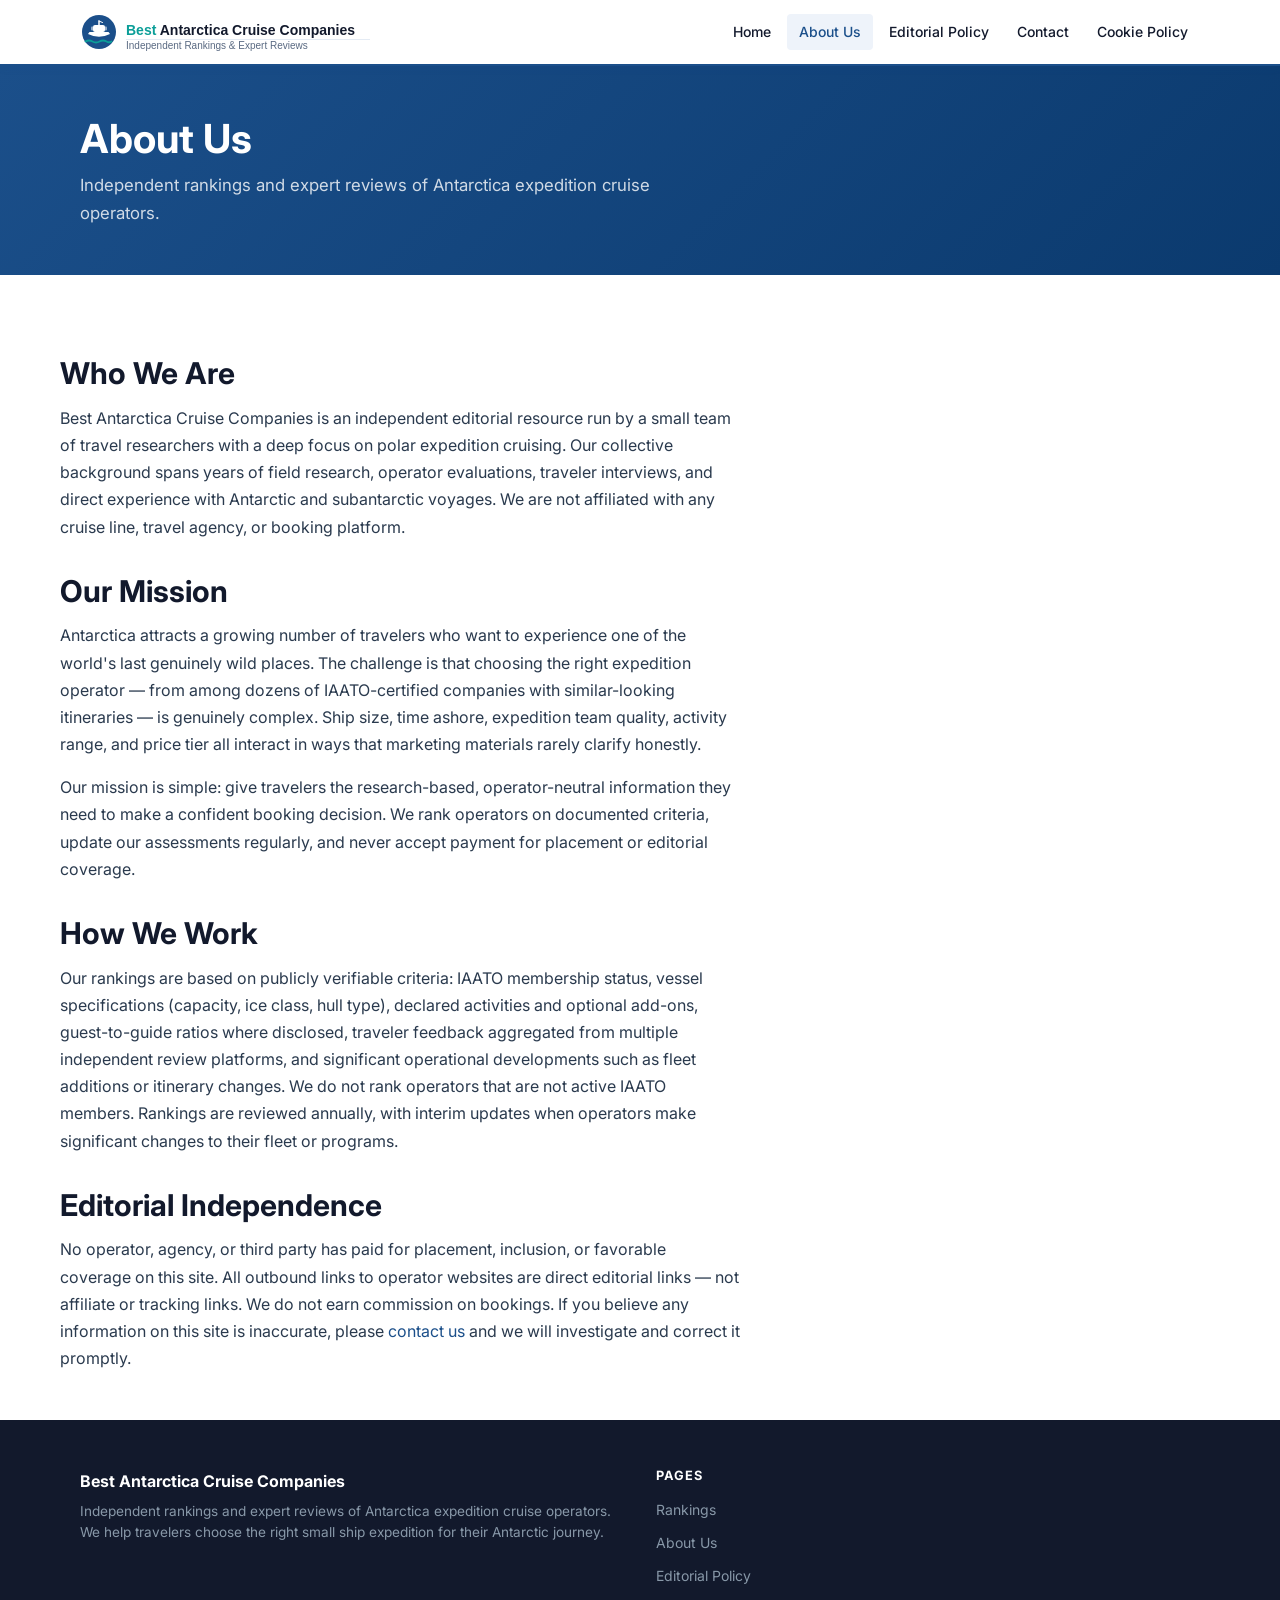
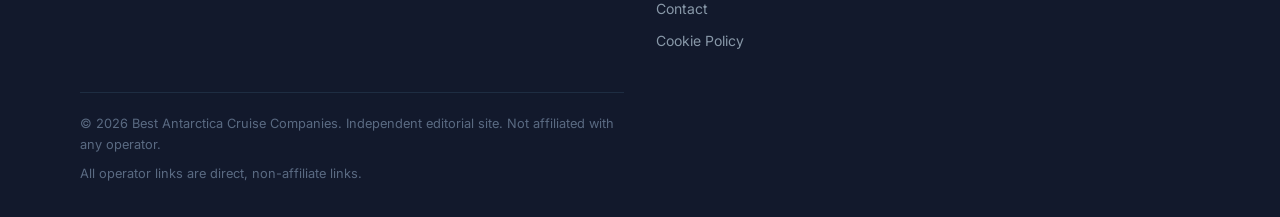
<file: about/index.html>
<!DOCTYPE html>
<html lang="en">
<head>
  <meta charset="UTF-8">
  <meta name="viewport" content="width=device-width, initial-scale=1.0">
  <title>About Us | Best Antarctica Cruise Companies</title>
  <meta name="description" content="Independent travel researchers ranking the best Antarctica expedition cruise operators. No operator pays for placement.">
  <link rel="canonical" href="https://best-antarctica-cruise-companies.com/about/">
  <!-- Open Graph -->
  <meta property="og:type"        content="article">
  <meta property="og:title"       content="About Us | Best Antarctica Cruise Companies">
  <meta property="og:description" content="Independent travel researchers ranking the best Antarctica expedition cruise operators. No operator pays for placement.">
  <meta property="og:url"         content="https://best-antarctica-cruise-companies.com/about/">
  <link rel="icon" href="../favicon.svg" type="image/svg+xml">
  <!-- Preconnect for Google Fonts -->
  <link rel="preconnect" href="https://fonts.googleapis.com">
  <link rel="preconnect" href="https://fonts.gstatic.com" crossorigin>
  <link href="https://fonts.googleapis.com/css2?family=Inter:wght@400;500;600;700;800&display=swap" rel="stylesheet">
  <!-- Styles -->
  <link rel="stylesheet" href="../css/global.css">
</head>
<body>
<header class="site-header" role="banner">
  <div class="container">
    <a href="../" class="site-logo" aria-label="Best Antarctica Cruise Companies — Home">
      <img src="../images/logo.svg" alt="Best Antarctica Cruise Companies" class="site-logo__img" height="52" width="281">
    </a>
    <button class="nav-toggle" aria-label="Toggle navigation" aria-expanded="false" aria-controls="site-nav">
      <svg viewBox="0 0 24 24" fill="none" stroke="currentColor" stroke-width="2" stroke-linecap="round" stroke-linejoin="round" aria-hidden="true">
        <line x1="3" y1="6"  x2="21" y2="6"/>
        <line x1="3" y1="12" x2="21" y2="12"/>
        <line x1="3" y1="18" x2="21" y2="18"/>
      </svg>
    </button>
    <nav class="site-nav" id="site-nav" role="navigation" aria-label="Main navigation">
      <a href="../">Home</a>
      <a href="../about/" class="active">About Us</a>
      <a href="../editorial-policy/">Editorial Policy</a>
      <a href="../contact/">Contact</a>
      <a href="../cookie-policy/">Cookie Policy</a>
    </nav>
  </div>
</header>
<main>
<!-- About Us content -->
<section class="page-hero">
  <div class="container">
    <h1>About Us</h1>
    <p>Independent rankings and expert reviews of Antarctica expedition cruise operators.</p>
  </div>
</section>

<div class="container section">
  <div class="prose">
    <h2>Who We Are</h2>
    <p>
      Best Antarctica Cruise Companies is an independent editorial resource run by a small team of travel researchers with a deep focus on polar expedition cruising. Our collective background spans years of field research, operator evaluations, traveler interviews, and direct experience with Antarctic and subantarctic voyages. We are not affiliated with any cruise line, travel agency, or booking platform.
    </p>

    <h2>Our Mission</h2>
    <p>
      Antarctica attracts a growing number of travelers who want to experience one of the world's last genuinely wild places. The challenge is that choosing the right expedition operator — from among dozens of IAATO-certified companies with similar-looking itineraries — is genuinely complex. Ship size, time ashore, expedition team quality, activity range, and price tier all interact in ways that marketing materials rarely clarify honestly.
    </p>
    <p>
      Our mission is simple: give travelers the research-based, operator-neutral information they need to make a confident booking decision. We rank operators on documented criteria, update our assessments regularly, and never accept payment for placement or editorial coverage.
    </p>

    <h2>How We Work</h2>
    <p>
      Our rankings are based on publicly verifiable criteria: IAATO membership status, vessel specifications (capacity, ice class, hull type), declared activities and optional add-ons, guest-to-guide ratios where disclosed, traveler feedback aggregated from multiple independent review platforms, and significant operational developments such as fleet additions or itinerary changes. We do not rank operators that are not active IAATO members. Rankings are reviewed annually, with interim updates when operators make significant changes to their fleet or programs.
    </p>

    <h2>Editorial Independence</h2>
    <p>
      No operator, agency, or third party has paid for placement, inclusion, or favorable coverage on this site. All outbound links to operator websites are direct editorial links — not affiliate or tracking links. We do not earn commission on bookings. If you believe any information on this site is inaccurate, please <a href="../contact/">contact us</a> and we will investigate and correct it promptly.
    </p>
  </div>
</div>
</main>
<footer class="site-footer" role="contentinfo">
  <div class="container">
    <div class="footer-brand">
      <div class="footer-brand__name">Best Antarctica Cruise Companies</div>
      <p class="footer-brand__desc">Independent rankings and expert reviews of Antarctica expedition cruise operators. We help travelers choose the right small ship expedition for their Antarctic journey.</p>
    </div>
    <nav class="footer-nav" aria-label="Footer navigation">
      <h4>Pages</h4>
      <ul>
        <li><a href="../">Rankings</a></li>
        <li><a href="../about/">About Us</a></li>
        <li><a href="../editorial-policy/">Editorial Policy</a></li>
        <li><a href="../contact/">Contact</a></li>
        <li><a href="../cookie-policy/">Cookie Policy</a></li>
      </ul>
    </nav>
  </div>
  <div class="container">
    <div class="footer-bottom">
      <span>&copy; 2026 Best Antarctica Cruise Companies. Independent editorial site. Not affiliated with any operator.</span>
      <span>All operator links are direct, non-affiliate links.</span>
    </div>
  </div>
</footer>
  <script src="../js/nav.js" defer></script>
</body>
</html>
</file>
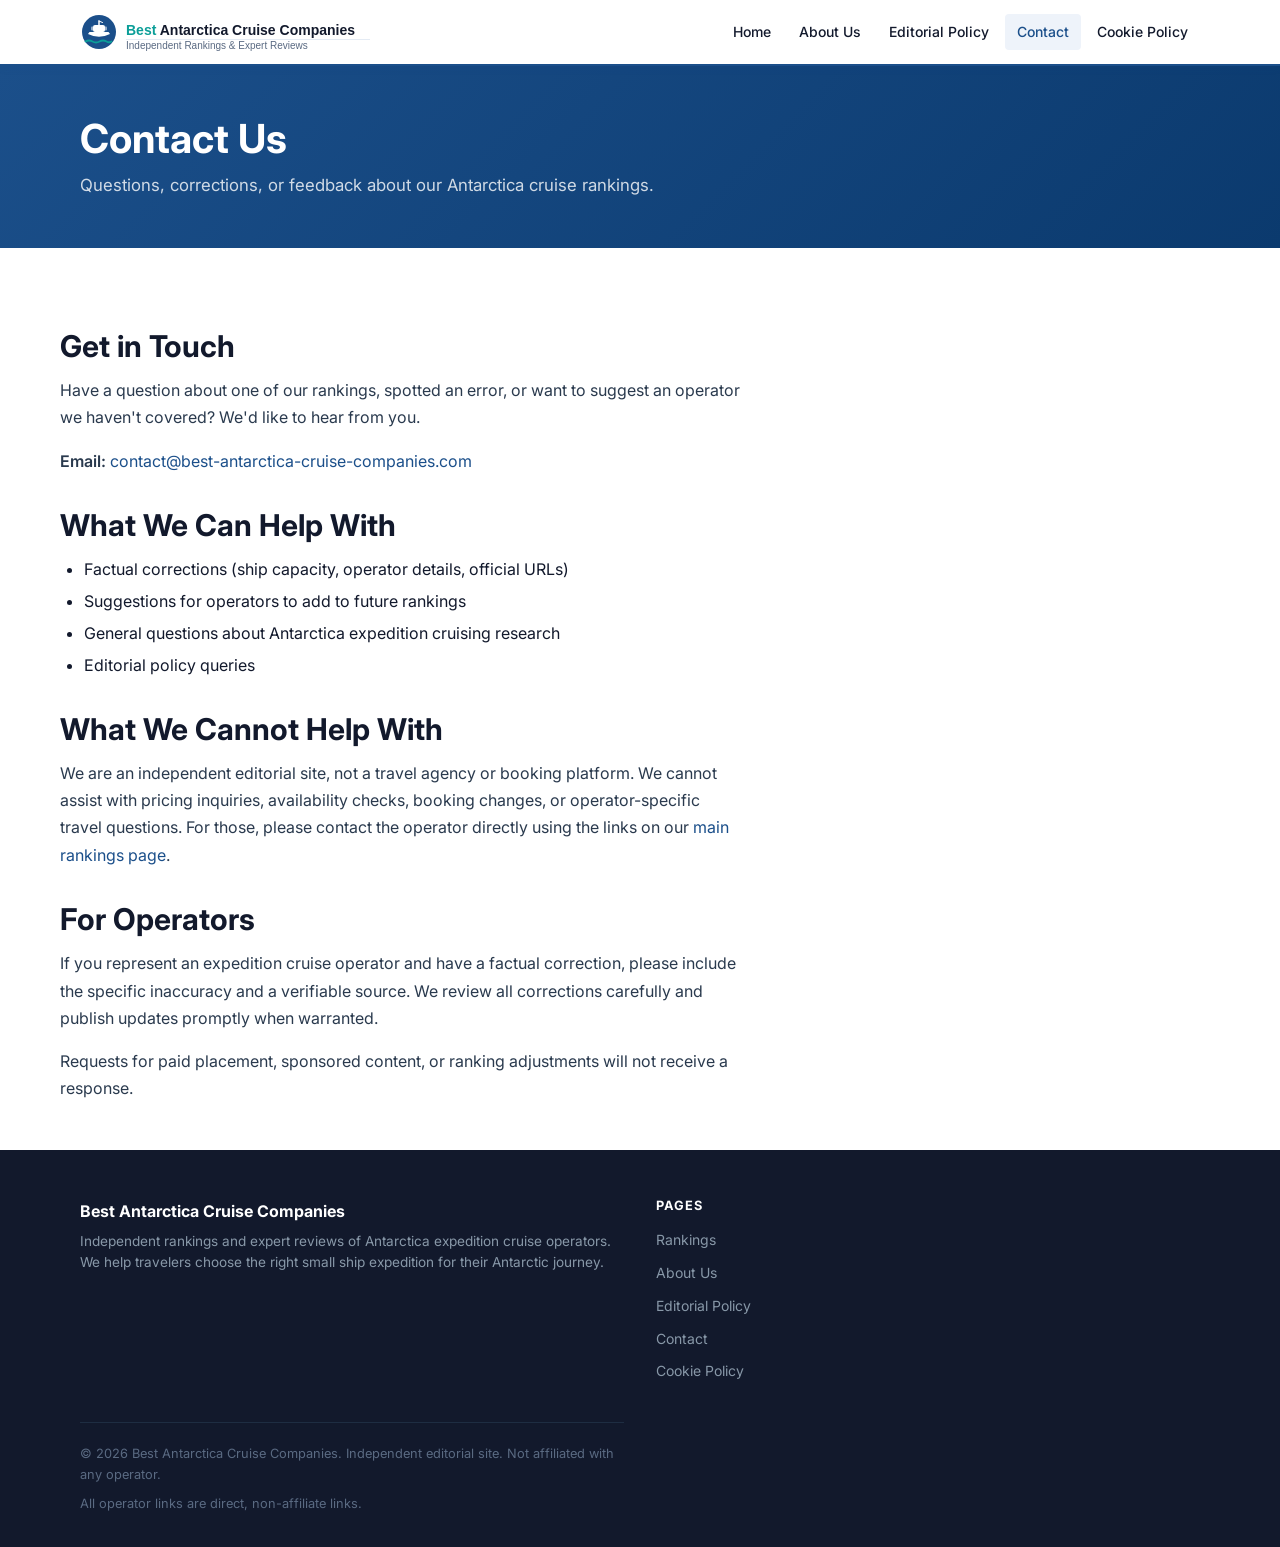
<file: contact/index.html>
<!DOCTYPE html>
<html lang="en">
<head>
  <meta charset="UTF-8">
  <meta name="viewport" content="width=device-width, initial-scale=1.0">
  <title>Contact Us | Best Antarctica Cruise Companies</title>
  <meta name="description" content="Questions or corrections about our Antarctica cruise company rankings? Get in touch with our editorial team.">
  <link rel="canonical" href="https://best-antarctica-cruise-companies.com/contact/">
  <!-- Open Graph -->
  <meta property="og:type"        content="article">
  <meta property="og:title"       content="Contact Us | Best Antarctica Cruise Companies">
  <meta property="og:description" content="Questions or corrections about our Antarctica cruise company rankings? Get in touch with our editorial team.">
  <meta property="og:url"         content="https://best-antarctica-cruise-companies.com/contact/">
  <link rel="icon" href="../favicon.svg" type="image/svg+xml">
  <!-- Preconnect for Google Fonts -->
  <link rel="preconnect" href="https://fonts.googleapis.com">
  <link rel="preconnect" href="https://fonts.gstatic.com" crossorigin>
  <link href="https://fonts.googleapis.com/css2?family=Inter:wght@400;500;600;700;800&display=swap" rel="stylesheet">
  <!-- Styles -->
  <link rel="stylesheet" href="../css/global.css">
</head>
<body>
<header class="site-header" role="banner">
  <div class="container">
    <a href="../" class="site-logo" aria-label="Best Antarctica Cruise Companies — Home">
      <img src="../images/logo.svg" alt="Best Antarctica Cruise Companies" class="site-logo__img" height="52" width="281">
    </a>
    <button class="nav-toggle" aria-label="Toggle navigation" aria-expanded="false" aria-controls="site-nav">
      <svg viewBox="0 0 24 24" fill="none" stroke="currentColor" stroke-width="2" stroke-linecap="round" stroke-linejoin="round" aria-hidden="true">
        <line x1="3" y1="6"  x2="21" y2="6"/>
        <line x1="3" y1="12" x2="21" y2="12"/>
        <line x1="3" y1="18" x2="21" y2="18"/>
      </svg>
    </button>
    <nav class="site-nav" id="site-nav" role="navigation" aria-label="Main navigation">
      <a href="../">Home</a>
      <a href="../about/">About Us</a>
      <a href="../editorial-policy/">Editorial Policy</a>
      <a href="../contact/" class="active">Contact</a>
      <a href="../cookie-policy/">Cookie Policy</a>
    </nav>
  </div>
</header>
<main>
<!-- Contact content -->
<section class="page-hero">
  <div class="container">
    <h1>Contact Us</h1>
    <p>Questions, corrections, or feedback about our Antarctica cruise rankings.</p>
  </div>
</section>

<div class="container section">
  <div class="prose">
    <h2>Get in Touch</h2>
    <p>
      Have a question about one of our rankings, spotted an error, or want to suggest an operator we haven't covered? We'd like to hear from you.
    </p>
    <p>
      <strong>Email:</strong> <a href="mailto:contact@best-antarctica-cruise-companies.com">contact@best-antarctica-cruise-companies.com</a>
    </p>

    <h2>What We Can Help With</h2>
    <ul>
      <li>Factual corrections (ship capacity, operator details, official URLs)</li>
      <li>Suggestions for operators to add to future rankings</li>
      <li>General questions about Antarctica expedition cruising research</li>
      <li>Editorial policy queries</li>
    </ul>

    <h2>What We Cannot Help With</h2>
    <p>
      We are an independent editorial site, not a travel agency or booking platform. We cannot assist with pricing inquiries, availability checks, booking changes, or operator-specific travel questions. For those, please contact the operator directly using the links on our <a href="../">main rankings page</a>.
    </p>

    <h2>For Operators</h2>
    <p>
      If you represent an expedition cruise operator and have a factual correction, please include the specific inaccuracy and a verifiable source. We review all corrections carefully and publish updates promptly when warranted.
    </p>
    <p>
      Requests for paid placement, sponsored content, or ranking adjustments will not receive a response.
    </p>
  </div>
</div>
</main>
<footer class="site-footer" role="contentinfo">
  <div class="container">
    <div class="footer-brand">
      <div class="footer-brand__name">Best Antarctica Cruise Companies</div>
      <p class="footer-brand__desc">Independent rankings and expert reviews of Antarctica expedition cruise operators. We help travelers choose the right small ship expedition for their Antarctic journey.</p>
    </div>
    <nav class="footer-nav" aria-label="Footer navigation">
      <h4>Pages</h4>
      <ul>
        <li><a href="../">Rankings</a></li>
        <li><a href="../about/">About Us</a></li>
        <li><a href="../editorial-policy/">Editorial Policy</a></li>
        <li><a href="../contact/">Contact</a></li>
        <li><a href="../cookie-policy/">Cookie Policy</a></li>
      </ul>
    </nav>
  </div>
  <div class="container">
    <div class="footer-bottom">
      <span>&copy; 2026 Best Antarctica Cruise Companies. Independent editorial site. Not affiliated with any operator.</span>
      <span>All operator links are direct, non-affiliate links.</span>
    </div>
  </div>
</footer>
  <script src="../js/nav.js" defer></script>
</body>
</html>
</file>
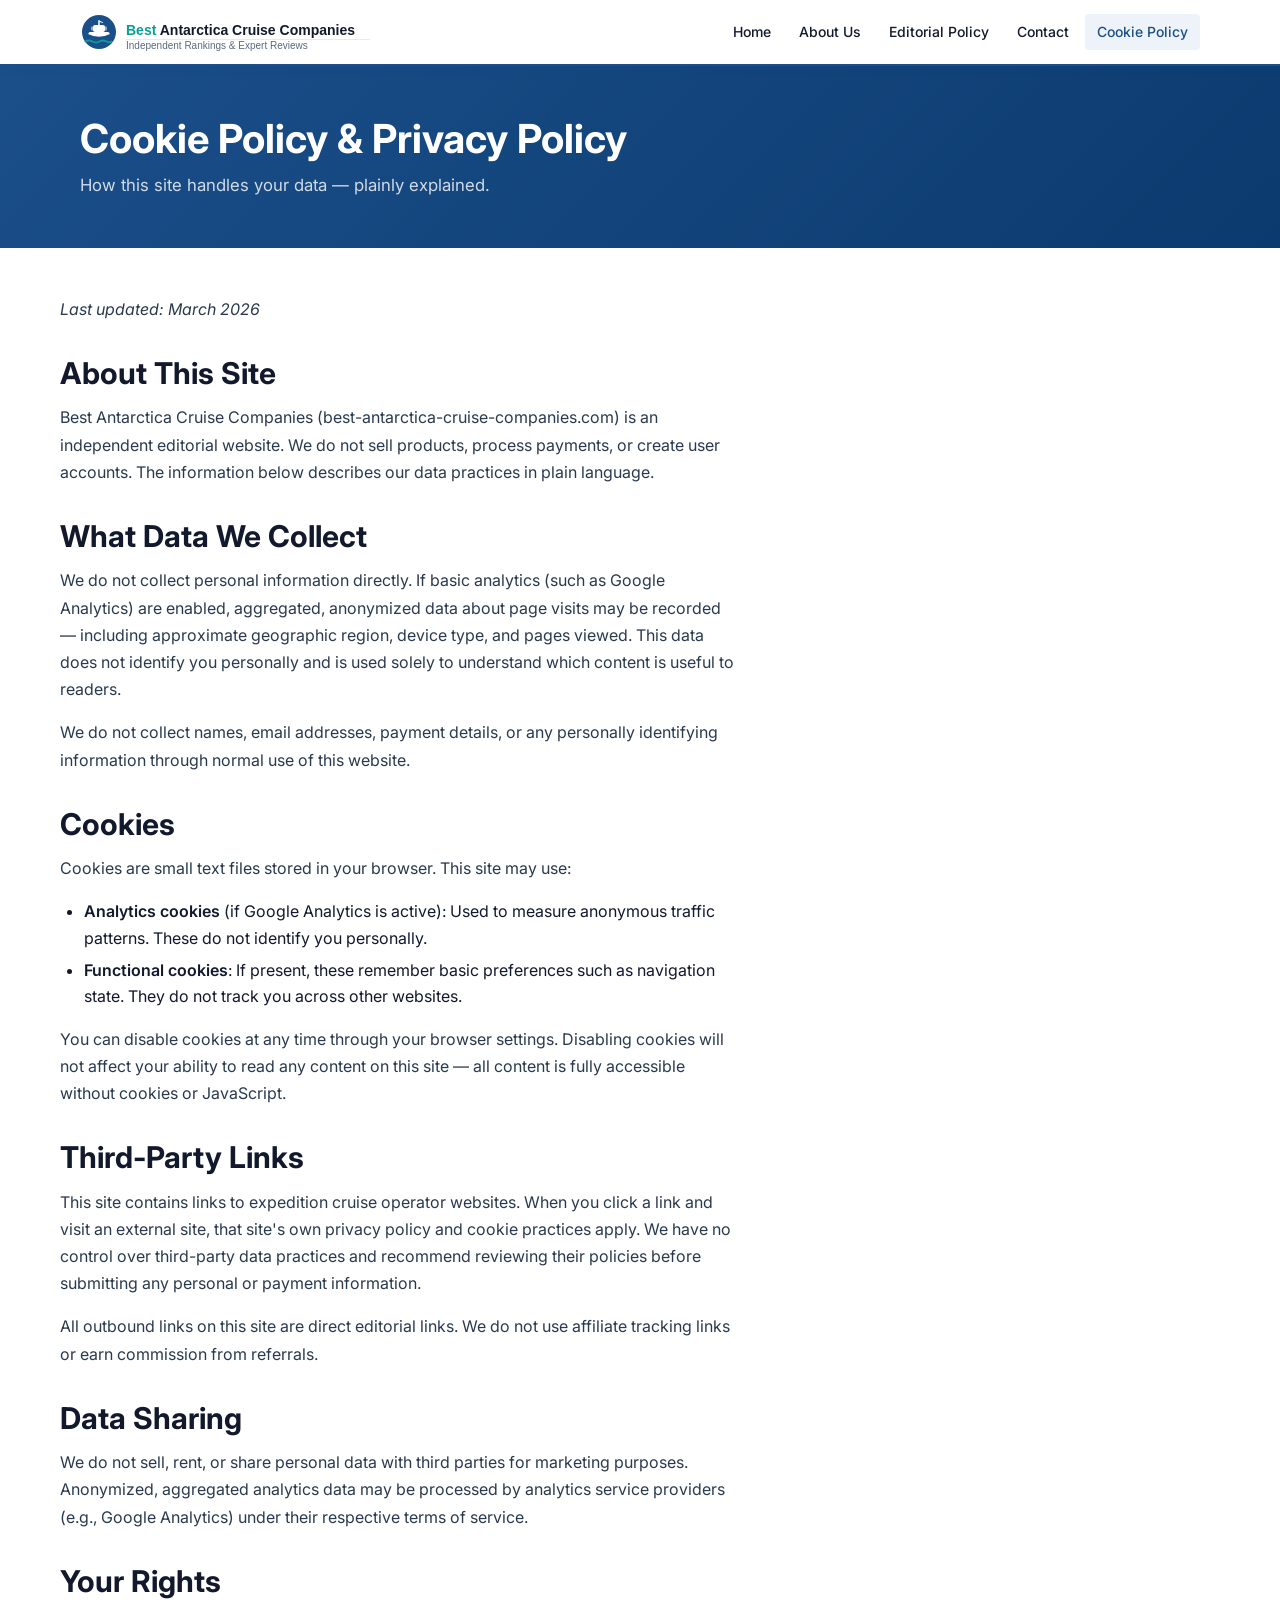
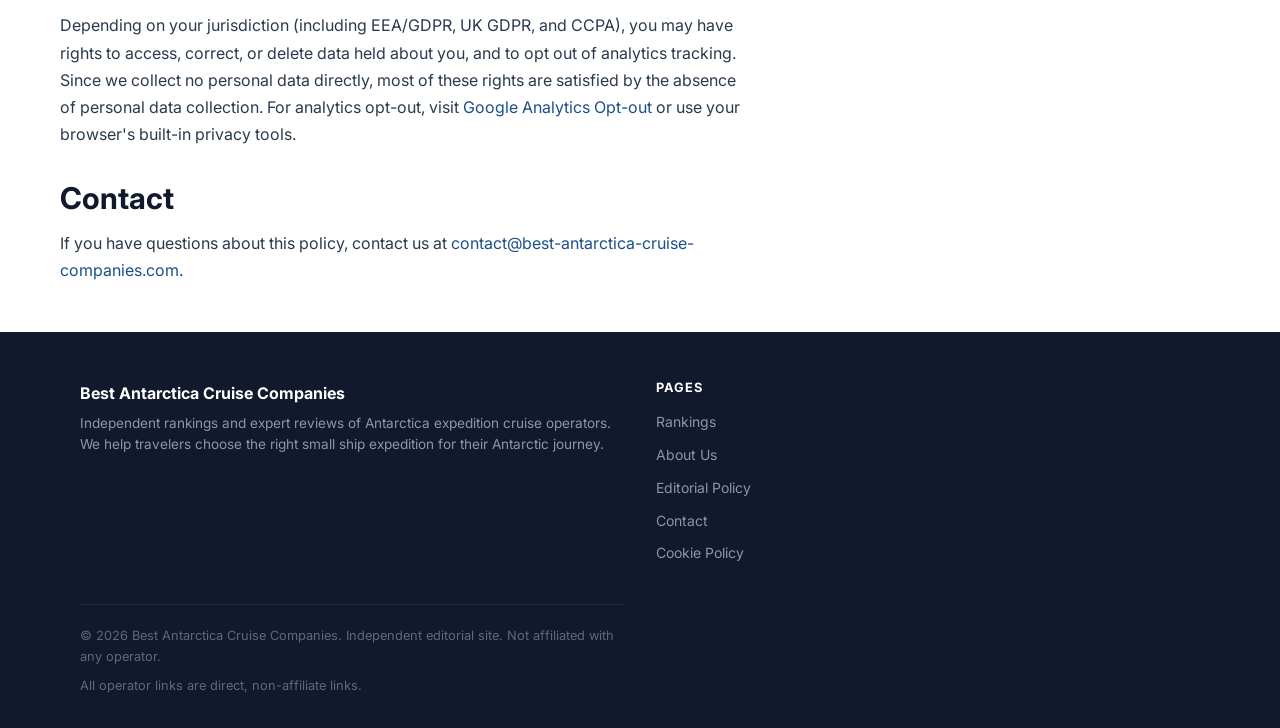
<file: cookie-policy/index.html>
<!DOCTYPE html>
<html lang="en">
<head>
  <meta charset="UTF-8">
  <meta name="viewport" content="width=device-width, initial-scale=1.0">
  <title>Cookie Policy & Privacy Policy | Best Antarctica Cruise Companies</title>
  <meta name="description" content="Our cookie and privacy policy. We collect no personal data. All outbound links are direct, non-affiliate editorial links.">
  <link rel="canonical" href="https://best-antarctica-cruise-companies.com/cookie-policy/">
  <!-- Open Graph -->
  <meta property="og:type"        content="article">
  <meta property="og:title"       content="Cookie Policy & Privacy Policy | Best Antarctica Cruise Companies">
  <meta property="og:description" content="Our cookie and privacy policy. We collect no personal data. All outbound links are direct, non-affiliate editorial links.">
  <meta property="og:url"         content="https://best-antarctica-cruise-companies.com/cookie-policy/">
  <link rel="icon" href="../favicon.svg" type="image/svg+xml">
  <!-- Preconnect for Google Fonts -->
  <link rel="preconnect" href="https://fonts.googleapis.com">
  <link rel="preconnect" href="https://fonts.gstatic.com" crossorigin>
  <link href="https://fonts.googleapis.com/css2?family=Inter:wght@400;500;600;700;800&display=swap" rel="stylesheet">
  <!-- Styles -->
  <link rel="stylesheet" href="../css/global.css">
</head>
<body>
<header class="site-header" role="banner">
  <div class="container">
    <a href="../" class="site-logo" aria-label="Best Antarctica Cruise Companies — Home">
      <img src="../images/logo.svg" alt="Best Antarctica Cruise Companies" class="site-logo__img" height="52" width="281">
    </a>
    <button class="nav-toggle" aria-label="Toggle navigation" aria-expanded="false" aria-controls="site-nav">
      <svg viewBox="0 0 24 24" fill="none" stroke="currentColor" stroke-width="2" stroke-linecap="round" stroke-linejoin="round" aria-hidden="true">
        <line x1="3" y1="6"  x2="21" y2="6"/>
        <line x1="3" y1="12" x2="21" y2="12"/>
        <line x1="3" y1="18" x2="21" y2="18"/>
      </svg>
    </button>
    <nav class="site-nav" id="site-nav" role="navigation" aria-label="Main navigation">
      <a href="../">Home</a>
      <a href="../about/">About Us</a>
      <a href="../editorial-policy/">Editorial Policy</a>
      <a href="../contact/">Contact</a>
      <a href="../cookie-policy/" class="active">Cookie Policy</a>
    </nav>
  </div>
</header>
<main>
<!-- Cookie Policy content -->
<section class="page-hero">
  <div class="container">
    <h1>Cookie Policy &amp; Privacy Policy</h1>
    <p>How this site handles your data — plainly explained.</p>
  </div>
</section>

<div class="container section">
  <div class="prose">
    <p><em>Last updated: March 2026</em></p>

    <h2>About This Site</h2>
    <p>
      Best Antarctica Cruise Companies (best-antarctica-cruise-companies.com) is an independent editorial website. We do not sell products, process payments, or create user accounts. The information below describes our data practices in plain language.
    </p>

    <h2>What Data We Collect</h2>
    <p>
      We do not collect personal information directly. If basic analytics (such as Google Analytics) are enabled, aggregated, anonymized data about page visits may be recorded — including approximate geographic region, device type, and pages viewed. This data does not identify you personally and is used solely to understand which content is useful to readers.
    </p>
    <p>
      We do not collect names, email addresses, payment details, or any personally identifying information through normal use of this website.
    </p>

    <h2>Cookies</h2>
    <p>
      Cookies are small text files stored in your browser. This site may use:
    </p>
    <ul>
      <li><strong>Analytics cookies</strong> (if Google Analytics is active): Used to measure anonymous traffic patterns. These do not identify you personally.</li>
      <li><strong>Functional cookies</strong>: If present, these remember basic preferences such as navigation state. They do not track you across other websites.</li>
    </ul>
    <p>
      You can disable cookies at any time through your browser settings. Disabling cookies will not affect your ability to read any content on this site — all content is fully accessible without cookies or JavaScript.
    </p>

    <h2>Third-Party Links</h2>
    <p>
      This site contains links to expedition cruise operator websites. When you click a link and visit an external site, that site's own privacy policy and cookie practices apply. We have no control over third-party data practices and recommend reviewing their policies before submitting any personal or payment information.
    </p>
    <p>
      All outbound links on this site are direct editorial links. We do not use affiliate tracking links or earn commission from referrals.
    </p>

    <h2>Data Sharing</h2>
    <p>
      We do not sell, rent, or share personal data with third parties for marketing purposes. Anonymized, aggregated analytics data may be processed by analytics service providers (e.g., Google Analytics) under their respective terms of service.
    </p>

    <h2>Your Rights</h2>
    <p>
      Depending on your jurisdiction (including EEA/GDPR, UK GDPR, and CCPA), you may have rights to access, correct, or delete data held about you, and to opt out of analytics tracking. Since we collect no personal data directly, most of these rights are satisfied by the absence of personal data collection. For analytics opt-out, visit <a href="https://tools.google.com/dlpage/gaoptout" target="_blank" rel="noopener">Google Analytics Opt-out</a> or use your browser's built-in privacy tools.
    </p>

    <h2>Contact</h2>
    <p>
      If you have questions about this policy, contact us at <a href="mailto:contact@best-antarctica-cruise-companies.com">contact@best-antarctica-cruise-companies.com</a>.
    </p>
  </div>
</div>
</main>
<footer class="site-footer" role="contentinfo">
  <div class="container">
    <div class="footer-brand">
      <div class="footer-brand__name">Best Antarctica Cruise Companies</div>
      <p class="footer-brand__desc">Independent rankings and expert reviews of Antarctica expedition cruise operators. We help travelers choose the right small ship expedition for their Antarctic journey.</p>
    </div>
    <nav class="footer-nav" aria-label="Footer navigation">
      <h4>Pages</h4>
      <ul>
        <li><a href="../">Rankings</a></li>
        <li><a href="../about/">About Us</a></li>
        <li><a href="../editorial-policy/">Editorial Policy</a></li>
        <li><a href="../contact/">Contact</a></li>
        <li><a href="../cookie-policy/">Cookie Policy</a></li>
      </ul>
    </nav>
  </div>
  <div class="container">
    <div class="footer-bottom">
      <span>&copy; 2026 Best Antarctica Cruise Companies. Independent editorial site. Not affiliated with any operator.</span>
      <span>All operator links are direct, non-affiliate links.</span>
    </div>
  </div>
</footer>
  <script src="../js/nav.js" defer></script>
</body>
</html>
</file>
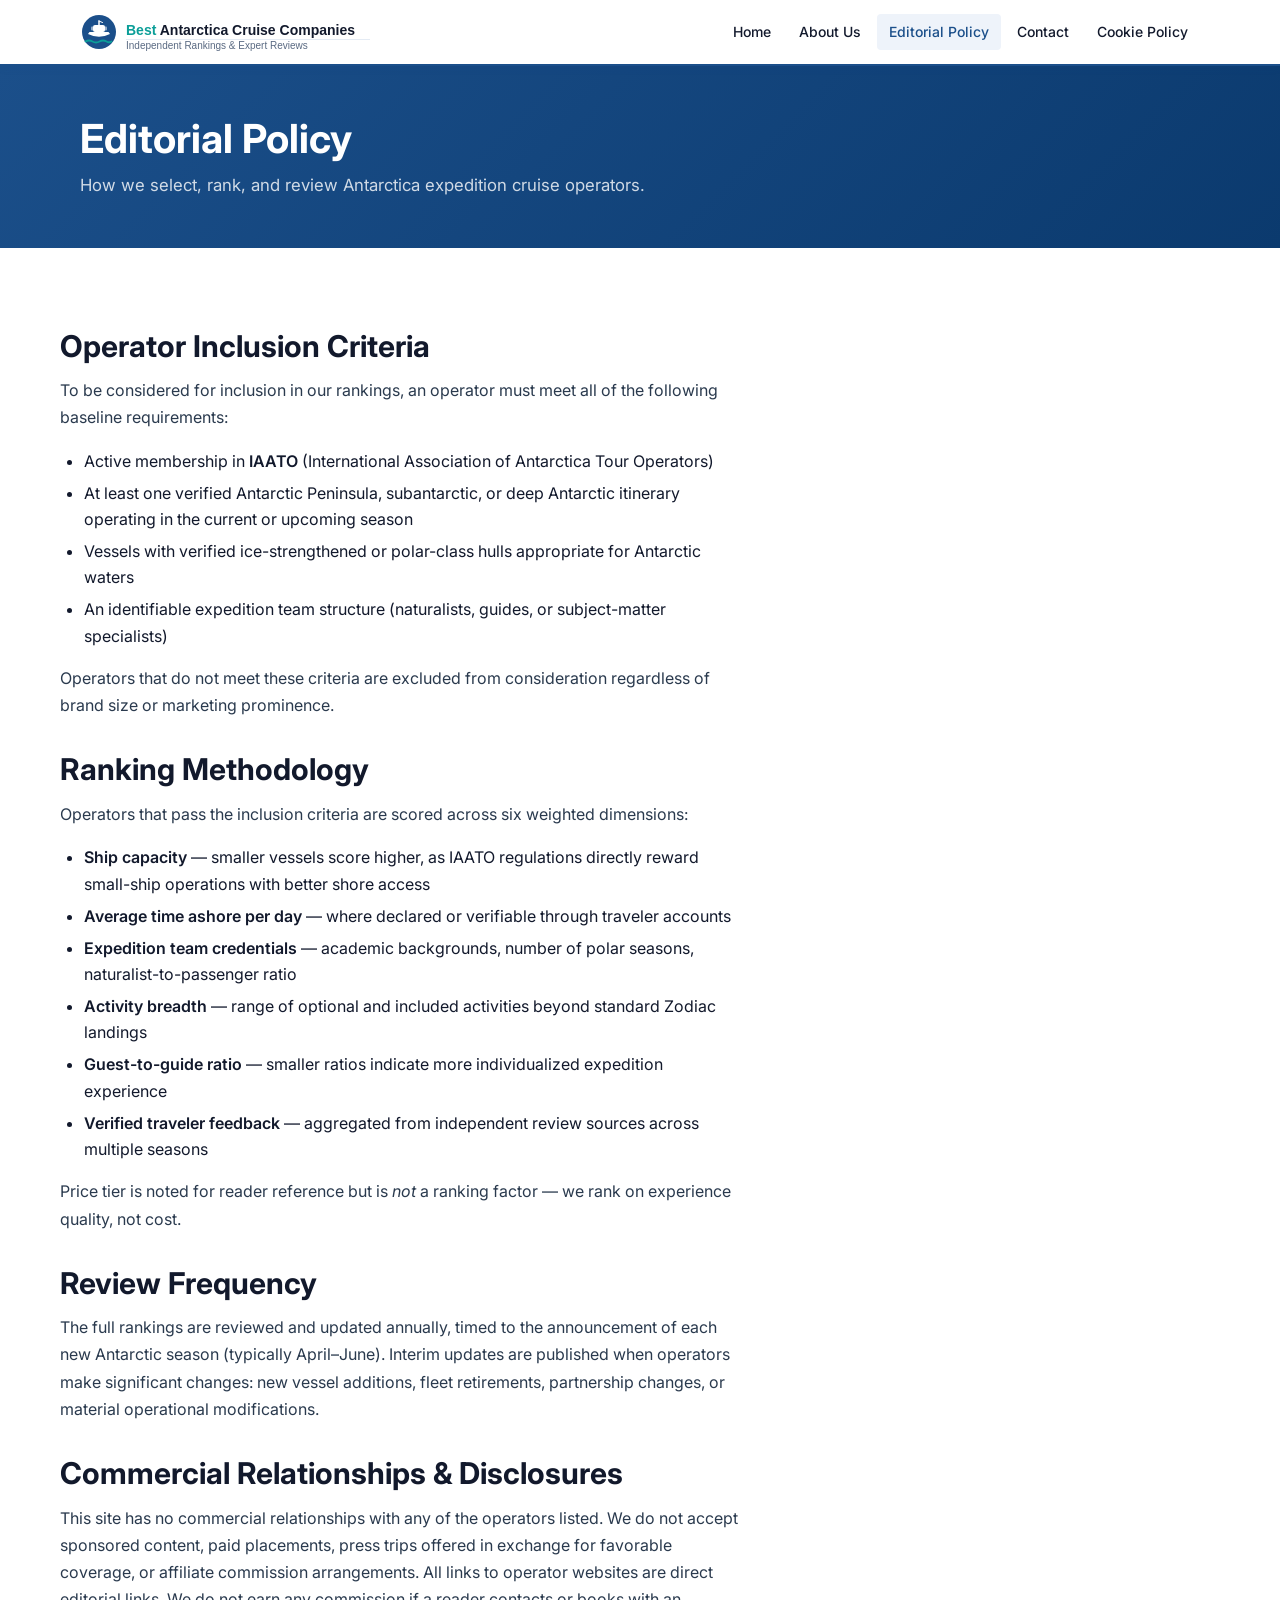
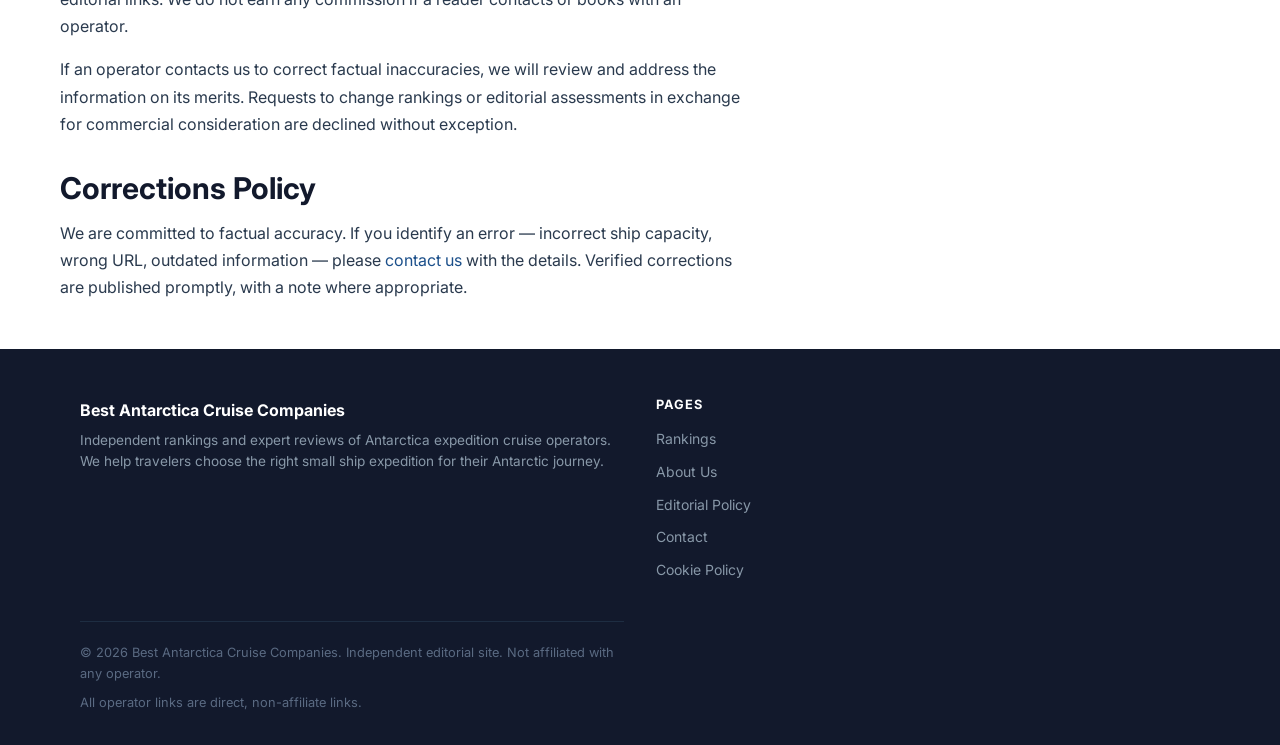
<file: editorial-policy/index.html>
<!DOCTYPE html>
<html lang="en">
<head>
  <meta charset="UTF-8">
  <meta name="viewport" content="width=device-width, initial-scale=1.0">
  <title>Editorial Policy | Best Antarctica Cruise Companies</title>
  <meta name="description" content="How we select, rank, and review Antarctica expedition cruise operators. Our ranking methodology, inclusion criteria, and disclosure policy.">
  <link rel="canonical" href="https://best-antarctica-cruise-companies.com/editorial-policy/">
  <!-- Open Graph -->
  <meta property="og:type"        content="article">
  <meta property="og:title"       content="Editorial Policy | Best Antarctica Cruise Companies">
  <meta property="og:description" content="How we select, rank, and review Antarctica expedition cruise operators. Our ranking methodology, inclusion criteria, and disclosure policy.">
  <meta property="og:url"         content="https://best-antarctica-cruise-companies.com/editorial-policy/">
  <link rel="icon" href="../favicon.svg" type="image/svg+xml">
  <!-- Preconnect for Google Fonts -->
  <link rel="preconnect" href="https://fonts.googleapis.com">
  <link rel="preconnect" href="https://fonts.gstatic.com" crossorigin>
  <link href="https://fonts.googleapis.com/css2?family=Inter:wght@400;500;600;700;800&display=swap" rel="stylesheet">
  <!-- Styles -->
  <link rel="stylesheet" href="../css/global.css">
</head>
<body>
<header class="site-header" role="banner">
  <div class="container">
    <a href="../" class="site-logo" aria-label="Best Antarctica Cruise Companies — Home">
      <img src="../images/logo.svg" alt="Best Antarctica Cruise Companies" class="site-logo__img" height="52" width="281">
    </a>
    <button class="nav-toggle" aria-label="Toggle navigation" aria-expanded="false" aria-controls="site-nav">
      <svg viewBox="0 0 24 24" fill="none" stroke="currentColor" stroke-width="2" stroke-linecap="round" stroke-linejoin="round" aria-hidden="true">
        <line x1="3" y1="6"  x2="21" y2="6"/>
        <line x1="3" y1="12" x2="21" y2="12"/>
        <line x1="3" y1="18" x2="21" y2="18"/>
      </svg>
    </button>
    <nav class="site-nav" id="site-nav" role="navigation" aria-label="Main navigation">
      <a href="../">Home</a>
      <a href="../about/">About Us</a>
      <a href="../editorial-policy/" class="active">Editorial Policy</a>
      <a href="../contact/">Contact</a>
      <a href="../cookie-policy/">Cookie Policy</a>
    </nav>
  </div>
</header>
<main>
<!-- Editorial Policy content -->
<section class="page-hero">
  <div class="container">
    <h1>Editorial Policy</h1>
    <p>How we select, rank, and review Antarctica expedition cruise operators.</p>
  </div>
</section>

<div class="container section">
  <div class="prose">
    <h2>Operator Inclusion Criteria</h2>
    <p>
      To be considered for inclusion in our rankings, an operator must meet all of the following baseline requirements:
    </p>
    <ul>
      <li>Active membership in <strong>IAATO</strong> (International Association of Antarctica Tour Operators)</li>
      <li>At least one verified Antarctic Peninsula, subantarctic, or deep Antarctic itinerary operating in the current or upcoming season</li>
      <li>Vessels with verified ice-strengthened or polar-class hulls appropriate for Antarctic waters</li>
      <li>An identifiable expedition team structure (naturalists, guides, or subject-matter specialists)
    </li>
    </ul>
    <p>
      Operators that do not meet these criteria are excluded from consideration regardless of brand size or marketing prominence.
    </p>

    <h2>Ranking Methodology</h2>
    <p>
      Operators that pass the inclusion criteria are scored across six weighted dimensions:
    </p>
    <ul>
      <li><strong>Ship capacity</strong> — smaller vessels score higher, as IAATO regulations directly reward small-ship operations with better shore access</li>
      <li><strong>Average time ashore per day</strong> — where declared or verifiable through traveler accounts</li>
      <li><strong>Expedition team credentials</strong> — academic backgrounds, number of polar seasons, naturalist-to-passenger ratio</li>
      <li><strong>Activity breadth</strong> — range of optional and included activities beyond standard Zodiac landings</li>
      <li><strong>Guest-to-guide ratio</strong> — smaller ratios indicate more individualized expedition experience</li>
      <li><strong>Verified traveler feedback</strong> — aggregated from independent review sources across multiple seasons</li>
    </ul>
    <p>
      Price tier is noted for reader reference but is <em>not</em> a ranking factor — we rank on experience quality, not cost.
    </p>

    <h2>Review Frequency</h2>
    <p>
      The full rankings are reviewed and updated annually, timed to the announcement of each new Antarctic season (typically April–June). Interim updates are published when operators make significant changes: new vessel additions, fleet retirements, partnership changes, or material operational modifications.
    </p>

    <h2>Commercial Relationships &amp; Disclosures</h2>
    <p>
      This site has no commercial relationships with any of the operators listed. We do not accept sponsored content, paid placements, press trips offered in exchange for favorable coverage, or affiliate commission arrangements. All links to operator websites are direct editorial links. We do not earn any commission if a reader contacts or books with an operator.
    </p>
    <p>
      If an operator contacts us to correct factual inaccuracies, we will review and address the information on its merits. Requests to change rankings or editorial assessments in exchange for commercial consideration are declined without exception.
    </p>

    <h2>Corrections Policy</h2>
    <p>
      We are committed to factual accuracy. If you identify an error — incorrect ship capacity, wrong URL, outdated information — please <a href="../contact/">contact us</a> with the details. Verified corrections are published promptly, with a note where appropriate.
    </p>
  </div>
</div>
</main>
<footer class="site-footer" role="contentinfo">
  <div class="container">
    <div class="footer-brand">
      <div class="footer-brand__name">Best Antarctica Cruise Companies</div>
      <p class="footer-brand__desc">Independent rankings and expert reviews of Antarctica expedition cruise operators. We help travelers choose the right small ship expedition for their Antarctic journey.</p>
    </div>
    <nav class="footer-nav" aria-label="Footer navigation">
      <h4>Pages</h4>
      <ul>
        <li><a href="../">Rankings</a></li>
        <li><a href="../about/">About Us</a></li>
        <li><a href="../editorial-policy/">Editorial Policy</a></li>
        <li><a href="../contact/">Contact</a></li>
        <li><a href="../cookie-policy/">Cookie Policy</a></li>
      </ul>
    </nav>
  </div>
  <div class="container">
    <div class="footer-bottom">
      <span>&copy; 2026 Best Antarctica Cruise Companies. Independent editorial site. Not affiliated with any operator.</span>
      <span>All operator links are direct, non-affiliate links.</span>
    </div>
  </div>
</footer>
  <script src="../js/nav.js" defer></script>
</body>
</html>
</file>
<file: css/global.css>
/* ============================================================
   global.css — Reset, typography, header, footer, utilities
   Best Antarctica Cruise Companies
   ============================================================ */

/* --- Reset & Box Model --- */
*, *::before, *::after {
  box-sizing: border-box;
  margin: 0;
  padding: 0;
}

/* --- Custom Properties --- */
:root {
  --color-primary:       #1B4F8A;
  --color-accent:        #0B9E98;
  --color-accent-dark:   #087571;
  --color-bg:            #FFFFFF;
  --color-surface:       #F7F9FC;
  --color-surface-alt:   #EEF3FA;
  --color-border:        #D9E2EF;
  --color-text:          #12192C;
  --color-text-muted:    #5A6A82;
  --color-text-light:    #8898A8;
  --color-rank:          #0B9E98;
  --color-badge-bg:      #E8F5F5;
  --color-badge-text:    #087571;
  --color-cta-primary:   #1B4F8A;
  --color-cta-accent:    #0B9E98;
  --color-cta-hover:     #154078;
  --font-sans:           'Inter', 'Segoe UI', system-ui, -apple-system, sans-serif;
  --font-serif:          Georgia, 'Times New Roman', serif;
  --radius-sm:           4px;
  --radius-md:           8px;
  --radius-lg:           12px;
  --shadow-sm:           0 1px 3px rgba(27,79,138,.08), 0 1px 2px rgba(27,79,138,.06);
  --shadow-md:           0 4px 12px rgba(27,79,138,.10), 0 2px 6px rgba(27,79,138,.06);
  --shadow-card:         0 2px 8px rgba(27,79,138,.08);
  --max-width:           1160px;
  --gap:                 24px;
}

/* --- Base --- */
html {
  font-size: 16px;
  scroll-behavior: smooth;
  -webkit-text-size-adjust: 100%;
}

body {
  font-family: var(--font-sans);
  background-color: var(--color-bg);
  color: var(--color-text);
  line-height: 1.65;
  min-height: 100vh;
  display: flex;
  flex-direction: column;
}

main {
  flex: 1;
}

img {
  max-width: 100%;
  height: auto;
  display: block;
}

a {
  color: var(--color-primary);
  text-decoration: none;
}

a:hover {
  text-decoration: underline;
}

/* --- Typography --- */
h1, h2, h3, h4, h5, h6 {
  line-height: 1.25;
  font-weight: 700;
  color: var(--color-text);
}

h1 { font-size: clamp(1.75rem, 4vw, 2.5rem); margin-bottom: .5rem; }
h2 { font-size: clamp(1.35rem, 3vw, 1.875rem); margin-bottom: .75rem; }
h3 { font-size: clamp(1.1rem, 2.5vw, 1.375rem); margin-bottom: .5rem; }
h4 { font-size: 1.05rem; margin-bottom: .4rem; }

p { margin-bottom: 1rem; }
p:last-child { margin-bottom: 0; }

ul, ol {
  padding-left: 1.5rem;
  margin-bottom: 1rem;
}

li { margin-bottom: .35rem; }

strong { font-weight: 600; }

/* --- Layout Utilities --- */
.container {
  max-width: var(--max-width);
  margin: 0 auto;
  padding: 0 20px;
}

.section {
  padding: 48px 0;
}

.section + .section {
  border-top: 1px solid var(--color-border);
}

/* --- HEADER --- */
.site-header {
  background: var(--color-bg);
  border-bottom: 2px solid var(--color-primary);
  position: sticky;
  top: 0;
  z-index: 100;
  box-shadow: 0 2px 8px rgba(27,79,138,.08);
}

.site-header .container {
  display: flex;
  align-items: center;
  justify-content: space-between;
  height: 64px;
}

.site-logo {
  display: flex;
  align-items: center;
  text-decoration: none;
  flex-shrink: 0;
}

.site-logo:hover {
  text-decoration: none;
}

.site-logo__img {
  height: 42px;
  width: auto;
  display: block;
}

/* Nav */
.site-nav {
  display: flex;
  align-items: center;
  gap: 4px;
}

.site-nav a {
  font-size: .875rem;
  font-weight: 500;
  color: var(--color-text);
  padding: 6px 12px;
  border-radius: var(--radius-sm);
  transition: background .15s, color .15s;
  text-decoration: none;
  white-space: nowrap;
}

.site-nav a:hover {
  background: var(--color-surface-alt);
  color: var(--color-primary);
}

.site-nav a.active {
  color: var(--color-primary);
  background: var(--color-surface-alt);
}

/* Hamburger */
.nav-toggle {
  display: none;
  background: none;
  border: none;
  cursor: pointer;
  padding: 8px;
  color: var(--color-text);
  border-radius: var(--radius-sm);
}

.nav-toggle:hover {
  background: var(--color-surface-alt);
}

.nav-toggle svg {
  display: block;
  width: 22px;
  height: 22px;
}

/* --- FOOTER --- */
.site-footer {
  background: #12192C;
  color: #A8B8CC;
  padding: 48px 0 32px;
  margin-top: auto;
}

.site-footer .container {
  display: grid;
  grid-template-columns: 1fr 1fr;
  gap: 32px;
}

.footer-brand__name {
  font-size: 1rem;
  font-weight: 700;
  color: #fff;
  margin-bottom: .4rem;
}

.footer-brand__desc {
  font-size: .85rem;
  line-height: 1.55;
  color: #8898A8;
}

.footer-nav h4 {
  color: #fff;
  font-size: .8rem;
  text-transform: uppercase;
  letter-spacing: .08em;
  margin-bottom: .75rem;
}

.footer-nav ul {
  list-style: none;
  padding: 0;
  margin: 0;
}

.footer-nav li {
  margin-bottom: .4rem;
}

.footer-nav a {
  color: #8898A8;
  font-size: .875rem;
  text-decoration: none;
  transition: color .15s;
}

.footer-nav a:hover {
  color: #fff;
}

.footer-bottom {
  border-top: 1px solid #1E2D42;
  margin-top: 32px;
  padding-top: 20px;
  font-size: .8rem;
  color: #5A6A82;
  display: flex;
  align-items: center;
  justify-content: space-between;
  flex-wrap: wrap;
  gap: 8px;
}

/* --- BUTTONS --- */
.btn {
  display: inline-flex;
  align-items: center;
  gap: 6px;
  padding: 10px 20px;
  border-radius: var(--radius-md);
  font-size: .875rem;
  font-weight: 600;
  text-decoration: none;
  cursor: pointer;
  border: none;
  transition: background .15s, transform .1s, box-shadow .15s;
  white-space: nowrap;
}

.btn:hover {
  text-decoration: none;
  transform: translateY(-1px);
  box-shadow: var(--shadow-md);
}

.btn-primary {
  background: var(--color-cta-primary);
  color: #fff;
}

.btn-primary:hover {
  background: var(--color-cta-hover);
  color: #fff;
}

.btn-accent {
  background: var(--color-cta-accent);
  color: #fff;
}

.btn-accent:hover {
  background: var(--color-accent-dark);
  color: #fff;
}

.btn-outline {
  background: transparent;
  color: var(--color-primary);
  border: 2px solid var(--color-primary);
}

.btn-outline:hover {
  background: var(--color-surface-alt);
  color: var(--color-primary);
}

/* --- GENERIC PAGE CONTENT --- */
.page-hero {
  background: linear-gradient(135deg, var(--color-primary) 0%, #0B3A6E 100%);
  color: #fff;
  padding: 48px 0;
}

.page-hero h1 {
  color: #fff;
  margin-bottom: .5rem;
}

.page-hero p {
  color: rgba(255,255,255,.8);
  font-size: 1.05rem;
  max-width: 600px;
}

.prose {
  max-width: 680px;
}

.prose h2 {
  margin-top: 2rem;
  margin-bottom: .75rem;
}

.prose p {
  color: #2A3A4E;
  line-height: 1.7;
}

/* --- RESPONSIVE --- */
@media (max-width: 768px) {
  :root {
    --gap: 16px;
  }

  .nav-toggle {
    display: flex;
    align-items: center;
    justify-content: center;
  }

  .site-nav {
    display: none;
    position: absolute;
    top: 64px;
    left: 0;
    right: 0;
    background: var(--color-bg);
    flex-direction: column;
    align-items: stretch;
    padding: 8px 16px 16px;
    border-bottom: 2px solid var(--color-border);
    box-shadow: var(--shadow-md);
    gap: 2px;
  }

  .site-nav.is-open {
    display: flex;
  }

  .site-nav a {
    padding: 10px 16px;
    font-size: .95rem;
  }

  .site-footer .container {
    grid-template-columns: 1fr;
    gap: 24px;
  }

  .footer-bottom {
    flex-direction: column;
    align-items: flex-start;
  }

  .section {
    padding: 36px 0;
  }
}

@media (max-width: 480px) {
  .container {
    padding: 0 14px;
  }

  .section {
    padding: 28px 0;
  }

  .site-header .container {
    height: 56px;
  }

  .site-logo__img {
    height: 32px;
  }

  .site-nav {
    top: 56px;
  }

  .page-hero {
    padding: 32px 0;
  }

  .page-hero h1 {
    font-size: 1.4rem;
  }
}
</file>
<file: css/ranking.css>
/* ============================================================
   ranking.css — Styles specific to the main ranking page
   Best Antarctica Cruise Companies
   ============================================================ */

/* --- Hero Block --- */
.ranking-hero {
  color: #fff;
  padding: 72px 0 60px;
  position: relative;
  overflow: hidden;
  min-height: 360px;
  display: flex;
  align-items: center;
}

.ranking-hero__bg {
  position: absolute;
  inset: 0;
  background-image: url('../images/hero-antarctica-ship.jpg');
  background-size: cover;
  background-position: center 40%;
  z-index: 0;
}

.ranking-hero__bg::after {
  content: '';
  position: absolute;
  inset: 0;
  background: linear-gradient(160deg, rgba(11,46,92,.82) 0%, rgba(27,79,138,.72) 50%, rgba(11,158,152,.55) 100%);
}

.ranking-hero__content {
  position: relative;
  z-index: 1;
  width: 100%;
}

.ranking-hero h1 {
  color: #fff;
  font-size: clamp(1.65rem, 4.5vw, 2.6rem);
  margin-bottom: .75rem;
  max-width: 780px;
  line-height: 1.2;
}

.ranking-hero__subtitle {
  font-size: clamp(.95rem, 2.2vw, 1.15rem);
  color: rgba(255,255,255,.85);
  max-width: 640px;
  margin-bottom: 1.25rem;
  line-height: 1.6;
}

.ranking-hero__meta {
  display: flex;
  flex-wrap: wrap;
  gap: 10px;
  align-items: center;
}

.meta-chip {
  background: rgba(255,255,255,.15);
  border: 1px solid rgba(255,255,255,.25);
  color: rgba(255,255,255,.92);
  padding: 5px 12px;
  border-radius: 20px;
  font-size: .8rem;
  font-weight: 500;
  backdrop-filter: blur(4px);
}

/* --- Methodology Banner --- */
.methodology-banner {
  background: var(--color-surface-alt);
  border-left: 4px solid var(--color-accent);
  padding: 20px 24px;
  border-radius: 0 var(--radius-md) var(--radius-md) 0;
  margin: 0 0 28px;
}

.methodology-banner p {
  font-size: .9rem;
  color: var(--color-text-muted);
  line-height: 1.6;
  margin-bottom: .4rem;
}

.methodology-banner p:last-child {
  margin-bottom: 0;
}

.methodology-banner a {
  color: var(--color-accent-dark);
  font-weight: 500;
}

/* --- Comparison Table --- */
.table-section {
  margin: 0 0 48px;
}

.table-section h2 {
  margin-bottom: 1rem;
}

.table-scroll {
  overflow-x: auto;
  -webkit-overflow-scrolling: touch;
  border-radius: var(--radius-lg);
  border: 1px solid var(--color-border);
  box-shadow: var(--shadow-sm);
}

.comparison-table {
  width: 100%;
  min-width: 680px;
  border-collapse: collapse;
  background: #fff;
  font-size: .875rem;
}

.comparison-table thead {
  background: var(--color-primary);
  color: #fff;
}

.comparison-table thead th {
  padding: 12px 14px;
  text-align: left;
  font-weight: 600;
  font-size: .8rem;
  text-transform: uppercase;
  letter-spacing: .05em;
  white-space: nowrap;
}

.comparison-table thead th:first-child {
  border-radius: var(--radius-lg) 0 0 0;
  width: 36px;
  min-width: 36px;
}

/* Operator column */
.comparison-table thead th:nth-child(2) {
  min-width: 160px;
}

/* Ship(s) column */
.comparison-table thead th:nth-child(3) {
  min-width: 130px;
}

.comparison-table thead th:last-child {
  border-radius: 0 var(--radius-lg) 0 0;
}

.comparison-table tbody tr {
  border-bottom: 1px solid var(--color-border);
  transition: background .12s;
}

.comparison-table tbody tr:last-child {
  border-bottom: none;
}

.comparison-table tbody tr:hover {
  background: var(--color-surface);
}

.comparison-table tbody tr.row-featured {
  background: #EEF6F5;
}

.comparison-table tbody tr.row-featured:hover {
  background: #E3F0EF;
}

.comparison-table td {
  padding: 12px 14px;
  vertical-align: top;
  line-height: 1.45;
}

.table-rank {
  font-weight: 700;
  color: var(--color-rank);
  font-size: 1rem;
  white-space: nowrap;
}

.table-operator {
  font-weight: 600;
  color: var(--color-text);
}

.table-ships {
  color: var(--color-text-muted);
  font-size: .82rem;
}

.tier-badge {
  display: inline-block;
  padding: 3px 8px;
  border-radius: 12px;
  font-size: .75rem;
  font-weight: 600;
  white-space: nowrap;
}

.tier-entry      { background: #E8F4FD; color: #1A6FA8; }
.tier-mid        { background: #EBF5EB; color: #2E7D32; }
.tier-mid-prem   { background: #EEF3FA; color: #1B4F8A; }
.tier-premium    { background: #F3EEF9; color: #6B3BAA; }
.tier-ultra      { background: #FFF3E0; color: #BF6E00; }

/* --- Layout wrapper --- */
.ranking-layout-wrap {
  padding-top: 40px;
  padding-bottom: 56px;
}

/* --- Sidebar Layout --- */
.ranking-layout {
  display: grid;
  grid-template-columns: 1fr 220px;
  gap: 36px;
  align-items: start;
}

.ranking-main {
  min-width: 0;
}

/* --- Operator card images --- */
.operator-card__image {
  margin: -28px -28px 20px -28px;
  border-radius: var(--radius-lg) var(--radius-lg) 0 0;
  overflow: hidden;
  aspect-ratio: 820 / 320;
}

.operator-card__image img {
  width: 100%;
  height: 100%;
  object-fit: cover;
  display: block;
  transition: transform .4s ease;
}

.operator-card:hover .operator-card__image img {
  transform: scale(1.03);
}

/* Wildlife section image */
.wildlife-section__image {
  margin: 0 0 16px;
  border-radius: var(--radius-md);
  overflow: hidden;
}

.wildlife-section__image img {
  width: 100%;
  height: 220px;
  object-fit: cover;
  display: block;
}

/* Sidebar */
.ranking-sidebar {
  position: sticky;
  top: 84px;
  background: var(--color-surface);
  border: 1px solid var(--color-border);
  border-radius: var(--radius-lg);
  padding: 20px;
}

.sidebar-title {
  font-size: .75rem;
  font-weight: 700;
  text-transform: uppercase;
  letter-spacing: .08em;
  color: var(--color-text-muted);
  margin-bottom: 12px;
}

.sidebar-list {
  list-style: none;
  padding: 0;
  margin: 0;
}

.sidebar-list li {
  margin-bottom: 0;
  border-bottom: 1px solid var(--color-border);
}

.sidebar-list li:last-child {
  border-bottom: none;
}

.sidebar-list a {
  display: flex;
  align-items: center;
  gap: 10px;
  padding: 8px 0;
  font-size: .83rem;
  color: var(--color-text);
  text-decoration: none;
  transition: color .12s;
}

.sidebar-list a:hover {
  color: var(--color-accent);
  text-decoration: none;
}

.sidebar-rank {
  font-size: .75rem;
  font-weight: 700;
  color: var(--color-rank);
  min-width: 20px;
}

/* --- Operator Cards --- */
.operator-card {
  background: #fff;
  border: 1px solid var(--color-border);
  border-radius: var(--radius-lg);
  padding: 28px;
  margin-bottom: 28px;
  box-shadow: var(--shadow-card);
  position: relative;
  scroll-margin-top: 84px;
}

.operator-card--featured {
  border-color: var(--color-accent);
  border-width: 2px;
  box-shadow: 0 4px 20px rgba(11,158,152,.12);
}

.operator-card__header {
  display: flex;
  align-items: flex-start;
  justify-content: space-between;
  gap: 16px;
  margin-bottom: 16px;
  flex-wrap: wrap;
}

.operator-card__rank-wrap {
  display: flex;
  align-items: flex-start;
  gap: 14px;
  flex: 1;
}

.operator-rank-num {
  font-size: 2.25rem;
  font-weight: 800;
  color: var(--color-rank);
  line-height: 1;
  min-width: 48px;
  opacity: .85;
}

.operator-card--featured .operator-rank-num {
  opacity: 1;
  color: var(--color-accent);
}

.operator-card__title-block h2 {
  font-size: clamp(1.1rem, 2.5vw, 1.35rem);
  margin-bottom: .25rem;
  line-height: 1.3;
}

.best-for-badge {
  display: inline-flex;
  align-items: flex-start;
  gap: 4px;
  background: var(--color-badge-bg);
  color: var(--color-badge-text);
  font-size: .78rem;
  font-weight: 600;
  padding: 4px 10px;
  border-radius: 20px;
}

.best-for-badge::before {
  content: '✓';
  font-size: .75rem;
}

/* Specs grid */
.operator-specs {
  display: grid;
  grid-template-columns: repeat(auto-fill, minmax(160px, 1fr));
  gap: 10px 16px;
  background: var(--color-surface);
  border-radius: var(--radius-md);
  padding: 14px 16px;
  margin: 16px 0;
}

.spec-item {
  display: flex;
  flex-direction: column;
  gap: 2px;
}

.spec-label {
  font-size: .72rem;
  font-weight: 600;
  text-transform: uppercase;
  letter-spacing: .06em;
  color: var(--color-text-light);
}

.spec-value {
  font-size: .875rem;
  font-weight: 600;
  color: var(--color-text);
}

/* Body text */
.operator-card__body p {
  font-size: .9375rem;
  color: #2A3A4E;
  line-height: 1.7;
  margin-bottom: .85rem;
}

.operator-card__body p:last-child {
  margin-bottom: 0;
}

/* Footer row */
.operator-card__footer {
  display: flex;
  align-items: center;
  justify-content: flex-end;
  margin-top: 20px;
  padding-top: 16px;
  border-top: 1px solid var(--color-border);
}

/* --- Buyer's Guide --- */
.guide-section {
  background: var(--color-surface);
  border-radius: var(--radius-lg);
  padding: 32px;
  margin-bottom: 28px;
}

.guide-section h2 {
  margin-bottom: 1.25rem;
}

.guide-section h3 {
  font-size: 1.05rem;
  color: var(--color-primary);
  margin-top: 1.5rem;
  margin-bottom: .5rem;
}

.guide-section h3:first-of-type {
  margin-top: .75rem;
}

.guide-section p {
  font-size: .9375rem;
  color: #2A3A4E;
  line-height: 1.7;
  margin-bottom: .85rem;
}

.guide-section ul {
  font-size: .9375rem;
  color: #2A3A4E;
  line-height: 1.7;
  margin-bottom: 1rem;
}

/* --- Wildlife block --- */
.wildlife-section {
  border-left: 4px solid var(--color-accent);
  padding: 24px 24px 24px 28px;
  border-radius: 0 var(--radius-lg) var(--radius-lg) 0;
  background: #F0FAF9;
  margin-bottom: 28px;
}

.wildlife-section h2 {
  color: var(--color-accent-dark);
  margin-bottom: .75rem;
}

.wildlife-section p {
  font-size: .9375rem;
  line-height: 1.7;
  color: #1E3A36;
}

/* --- FAQ --- */
.faq-section {
  margin-bottom: 28px;
}

.faq-section h2 {
  margin-bottom: 1.25rem;
}

details.faq-item {
  border: 1px solid var(--color-border);
  border-radius: var(--radius-md);
  margin-bottom: 10px;
  overflow: hidden;
  background: #fff;
}

details.faq-item[open] {
  border-color: var(--color-accent);
  box-shadow: 0 2px 8px rgba(11,158,152,.08);
}

details.faq-item summary {
  padding: 16px 20px;
  cursor: pointer;
  font-weight: 600;
  font-size: .9375rem;
  color: var(--color-text);
  display: flex;
  align-items: center;
  justify-content: space-between;
  gap: 12px;
  list-style: none;
  user-select: none;
  transition: background .12s;
}

details.faq-item summary::-webkit-details-marker {
  display: none;
}

details.faq-item summary::after {
  content: '+';
  font-size: 1.25rem;
  font-weight: 400;
  color: var(--color-accent);
  line-height: 1;
  flex-shrink: 0;
  transition: transform .2s;
}

details.faq-item[open] summary::after {
  content: '−';
}

details.faq-item summary:hover {
  background: var(--color-surface);
}

.faq-body {
  padding: 0 20px 20px;
  font-size: .9rem;
  color: #2A3A4E;
  line-height: 1.7;
}

.faq-body p { margin-bottom: .75rem; }
.faq-body p:last-child { margin-bottom: 0; }
.faq-body ul { margin-bottom: .75rem; }

/* --- Bottom CTA Banner --- */
.cta-banner {
  background: linear-gradient(135deg, #0B2E5C 0%, #1B4F8A 100%);
  border-radius: var(--radius-lg);
  padding: 36px 32px;
  text-align: center;
  color: #fff;
  margin-bottom: 28px;
}

.cta-banner h2 {
  color: #fff;
  margin-bottom: .5rem;
  font-size: clamp(1.2rem, 3vw, 1.6rem);
}

.cta-banner p {
  color: rgba(255,255,255,.82);
  font-size: .95rem;
  margin-bottom: 1.5rem;
  max-width: 500px;
  margin-left: auto;
  margin-right: auto;
}

.cta-banner .btn {
  font-size: .95rem;
  padding: 12px 28px;
}

/* --- Responsive overrides --- */
@media (max-width: 768px) {
  .ranking-layout {
    grid-template-columns: 1fr;
  }

  .ranking-sidebar {
    display: none;
  }

  .operator-card {
    padding: 20px 16px;
  }

  .operator-card__image {
    margin: -20px -16px 16px -16px;
  }

  .operator-card__header {
    flex-direction: column;
    gap: 10px;
  }

  .operator-specs {
    grid-template-columns: 1fr 1fr;
  }

  .guide-section {
    padding: 24px 18px;
  }

  .methodology-banner {
    padding: 16px 18px;
  }

  .cta-banner {
    padding: 28px 20px;
  }

  .ranking-hero {
    padding: 40px 0 36px;
  }

  .ranking-hero h1 {
    font-size: 1.65rem;
  }
}

@media (max-width: 480px) {
  .ranking-hero {
    padding: 28px 0 24px;
    min-height: auto;
  }

  .ranking-hero h1 {
    font-size: 1.4rem;
  }

  .ranking-hero__subtitle {
    font-size: .9rem;
  }

  .meta-chip {
    font-size: .72rem;
    padding: 4px 8px;
  }

  .operator-card {
    padding: 16px 14px;
    margin-bottom: 20px;
  }

  .operator-card__image {
    margin: -16px -14px 14px -14px;
  }

  .operator-rank-num {
    font-size: 1.75rem;
    min-width: 36px;
  }

  .operator-card__rank-wrap {
    gap: 10px;
  }

  .operator-card__title-block h2 {
    font-size: 1rem;
  }

  .operator-specs {
    grid-template-columns: 1fr 1fr;
    gap: 8px 10px;
    padding: 12px 12px;
  }

  .guide-section {
    padding: 18px 14px;
  }

  .wildlife-section {
    padding: 18px 16px 18px 20px;
  }

  .cta-banner {
    padding: 22px 16px;
  }

  .methodology-banner {
    padding: 14px 14px;
  }

  .table-section h2 {
    font-size: 1.1rem;
  }

  .ranking-layout-wrap {
    padding-top: 24px;
    padding-bottom: 40px;
  }
}
</file>
